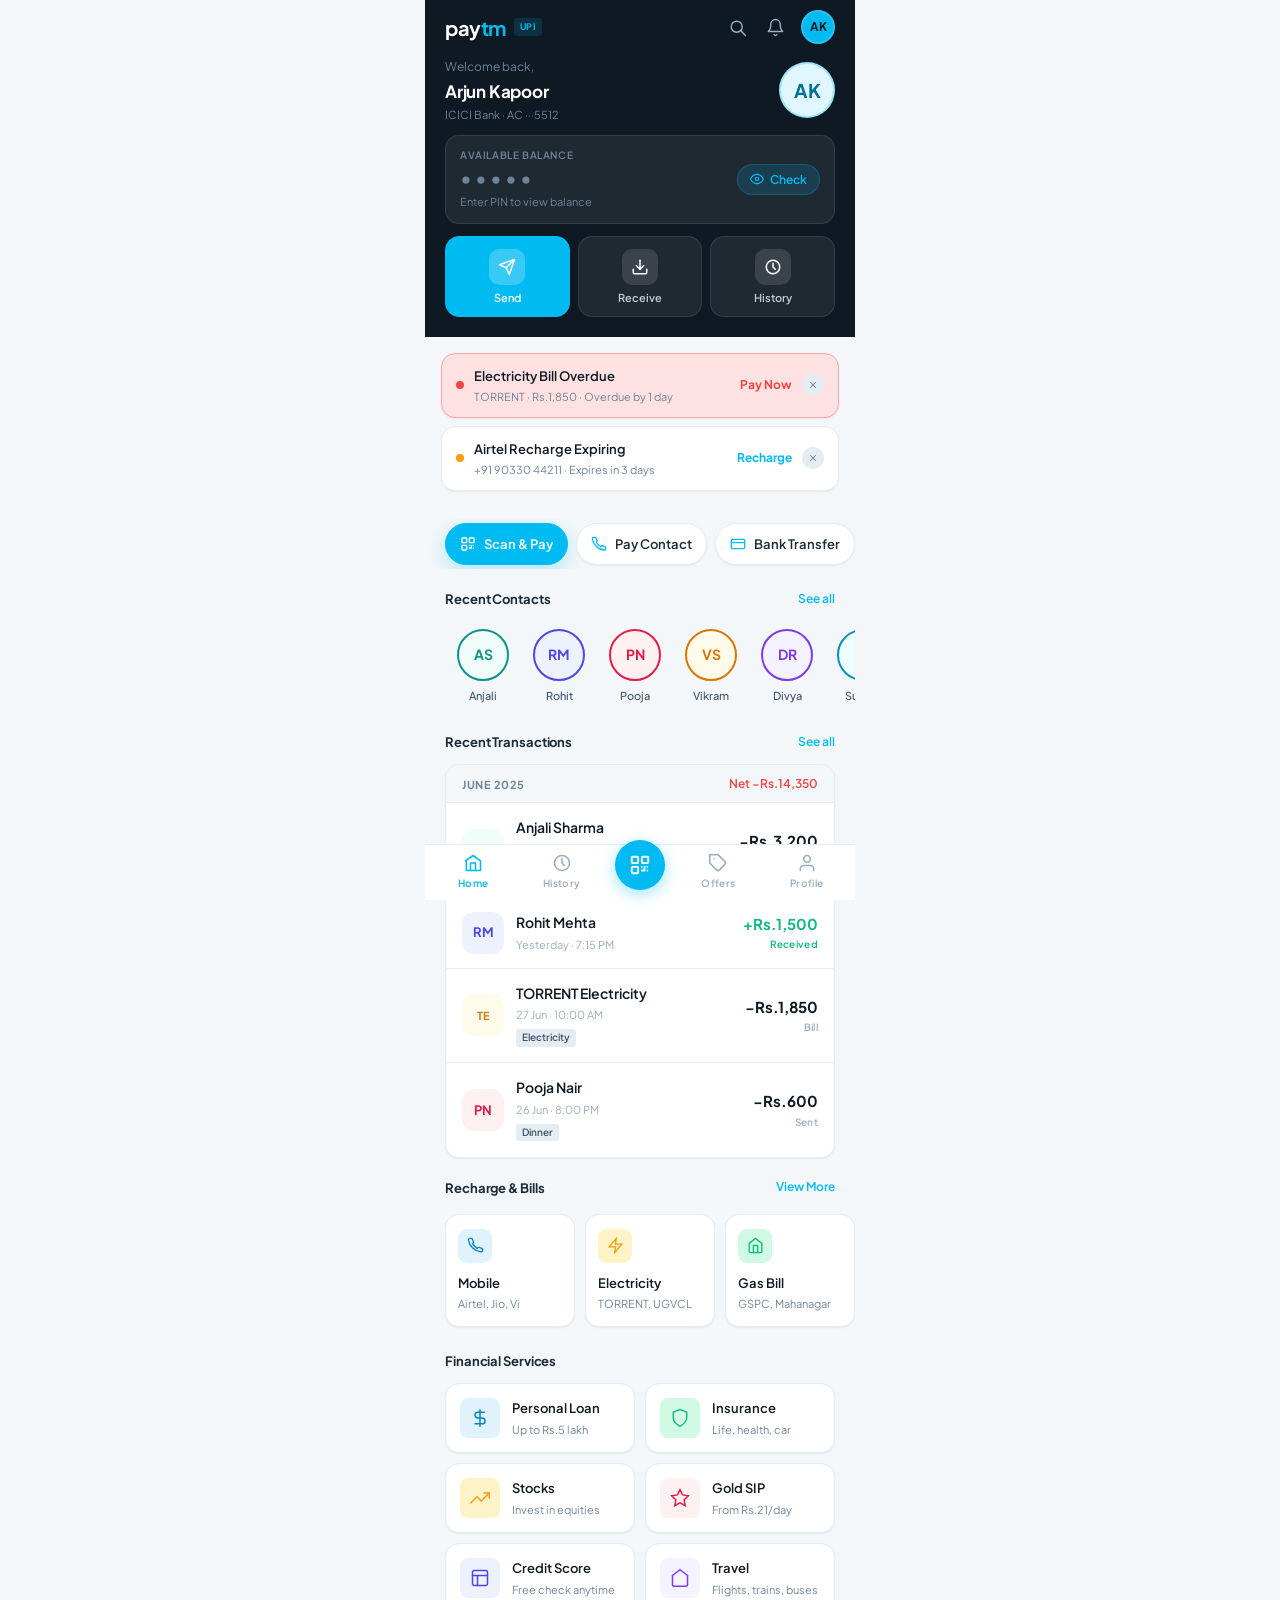
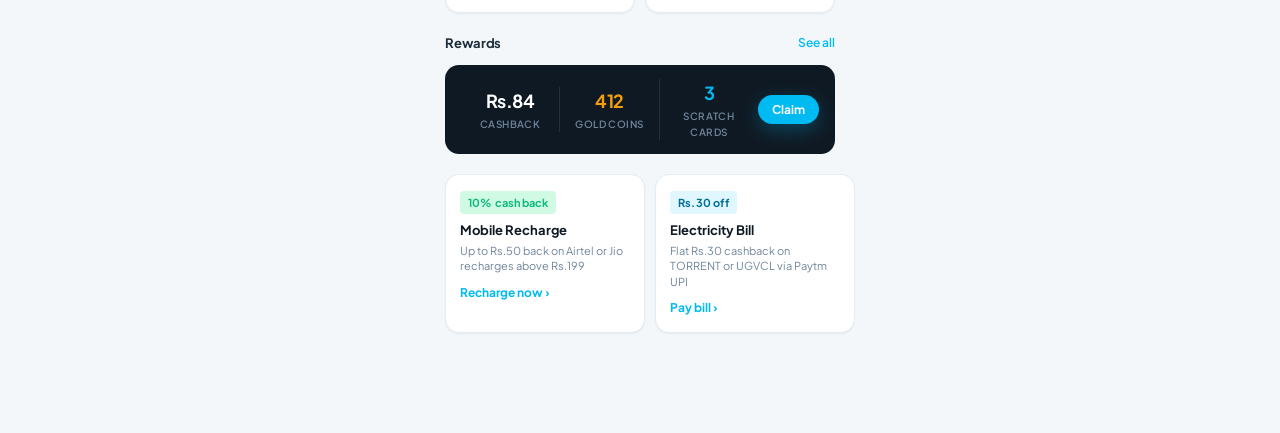
<file: index.html>
<!DOCTYPE html>
<html lang="en">
<head>
  <meta charset="UTF-8">
  <meta name="viewport" content="width=device-width, initial-scale=1.0">
  <title>Paytm B — Home</title>
  <link rel="stylesheet" href="style.css">
</head>
<body>

<!-- ═══ DARK TOP NAV ═══ -->
<header>
  <div class="top-nav">
    <div class="top-nav-inner">
      <span class="tnav-logo">pay<span>tm</span></span>
      <span class="tnav-upi">UPI</span>
      <div class="tnav-spacer"></div>
      <button class="tnav-icon">
        <svg viewBox="0 0 24 24"><circle cx="11" cy="11" r="7"/><line x1="16.5" y1="16.5" x2="22" y2="22"/></svg>
      </button>
      <button class="tnav-icon" style="margin-left:2px;">
        <svg viewBox="0 0 24 24"><path d="M18 8A6 6 0 006 8c0 7-3 9-3 9h18s-3-2-3-9"/><path d="M13.73 21a2 2 0 01-3.46 0"/></svg>
      </button>
      <div class="tnav-avatar" style="margin-left:8px;" onclick="window.location='profile.html'">AK</div>
    </div>
  </div>

  <!-- ═══ ACCOUNT STRIP (inside dark header) ═══ -->
  <div class="account-strip">
    <div class="acct-row">
      <div class="acct-info">
        <div class="acct-greeting">Welcome back,</div>
        <div class="acct-name">Arjun Kapoor</div>
        <div class="acct-bank">ICICI Bank &middot; AC &middot;&middot;&middot;5512</div>
      </div>
      <div onclick="window.location='profile.html'" style="cursor:pointer;">
        <div class="av av-56 t8" style="border:2px solid rgba(0,186,242,.3);">AK</div>
      </div>
    </div>

    <!-- Balance row -->
    <div class="acct-balance-row" id="balRow">
      <div class="acct-bal-left">
        <div class="acct-bal-label">Available Balance</div>
        <div class="acct-bal-hidden" id="balDisplay">&bull;&bull;&bull;&bull;&bull;</div>
        <div style="font-size:11px;color:var(--n-400);margin-top:5px;" id="balHint">Enter PIN to view balance</div>
      </div>
      <button class="eye-pill" id="eyePill" onclick="openPin()">
        <svg viewBox="0 0 24 24"><path d="M1 12s4-8 11-8 11 8 11 8-4 8-11 8-11-8-11-8z"/><circle cx="12" cy="12" r="3"/></svg>
        Check
      </button>
    </div>

    <!-- 3 primary actions -->
    <div class="hero-3">
      <button class="hero-3-btn primary" onclick="openSendSheet()">
        <div class="hero-3-ico">
          <svg viewBox="0 0 24 24"><line x1="22" y1="2" x2="11" y2="13"/><polygon points="22 2 15 22 11 13 2 9 22 2"/></svg>
        </div>
        <span class="hero-3-label">Send</span>
      </button>
      <button class="hero-3-btn" onclick="openReceiveSheet()">
        <div class="hero-3-ico">
          <svg viewBox="0 0 24 24"><path d="M21 15v4a2 2 0 01-2 2H5a2 2 0 01-2-2v-4"/><polyline points="7 10 12 15 17 10"/><line x1="12" y1="15" x2="12" y2="3"/></svg>
        </div>
        <span class="hero-3-label">Receive</span>
      </button>
      <button class="hero-3-btn" onclick="window.location='history.html'">
        <div class="hero-3-ico">
          <svg viewBox="0 0 24 24"><circle cx="12" cy="12" r="9"/><polyline points="12 7 12 12 15 15"/></svg>
        </div>
        <span class="hero-3-label">History</span>
      </button>
    </div>
  </div>
</header>

<div class="page" style="padding-bottom:calc(var(--nav-h) + 16px);">

<!-- ═══ REMINDERS ═══ -->
<div id="remBox" style="padding:16px 16px 0;">
  <div class="reminder-card urgent" id="rem1">
    <div class="rem-dot red"></div>
    <div class="rem-body">
      <div class="rem-title">Electricity Bill Overdue</div>
      <div class="rem-sub">TORRENT &middot; Rs.1,850 &middot; Overdue by 1 day</div>
    </div>
    <span class="rem-action danger" onclick="window.location='pay.html'">Pay Now</span>
    <div class="rem-dismiss" onclick="dismiss('rem1')"><svg viewBox="0 0 24 24"><line x1="18" y1="6" x2="6" y2="18"/><line x1="6" y1="6" x2="18" y2="18"/></svg></div>
  </div>
  <div class="reminder-card" id="rem2" style="margin-top:8px;">
    <div class="rem-dot amber"></div>
    <div class="rem-body">
      <div class="rem-title">Airtel Recharge Expiring</div>
      <div class="rem-sub">+91 90330 44211 &middot; Expires in 3 days</div>
    </div>
    <span class="rem-action" onclick="window.location='pay.html'">Recharge</span>
    <div class="rem-dismiss" onclick="dismiss('rem2')"><svg viewBox="0 0 24 24"><line x1="18" y1="6" x2="6" y2="18"/><line x1="6" y1="6" x2="18" y2="18"/></svg></div>
  </div>
</div>

<!-- ═══ ACTION CHIPS (horizontal pill row — vs A's square grid) ═══ -->
<div class="sec" style="padding-top:20px;">
  <div class="action-chips">
    <a href="scan.html" class="chip chip-scan">
      <svg viewBox="0 0 24 24"><rect x="3" y="3" width="7" height="7" rx="1"/><rect x="14" y="3" width="7" height="7" rx="1"/><rect x="3" y="14" width="7" height="7" rx="1"/><path d="M14 14h.01M14 18h3M17 14v4M20 14h.01M20 18h.01"/></svg>
      Scan &amp; Pay
    </a>
    <a href="pay.html" class="chip">
      <svg viewBox="0 0 24 24"><path d="M22 16.92V19a2 2 0 01-2.18 2A19.79 19.79 0 012 4.18 2 2 0 014 2h2.09A2 2 0 018 3.71c.327.96.694 1.9 1.1 2.81a2 2 0 01-.45 2.11L7.91 9.37A16 16 0 0014.63 16l.75-.75a2 2 0 012.11-.45c.91.406 1.85.773 2.81 1.1A2 2 0 0122 16.92z"/></svg>
      Pay Contact
    </a>
    <a href="pay.html" class="chip">
      <svg viewBox="0 0 24 24"><rect x="2" y="5" width="20" height="14" rx="2"/><line x1="2" y1="10" x2="22" y2="10"/></svg>
      Bank Transfer
    </a>
    <a href="#" class="chip">
      <svg viewBox="0 0 24 24"><path d="M22 16.92V19a2 2 0 01-2.18 2A19.79 19.79 0 012 4.18 2 2 0 014 2h2.09A2 2 0 018 3.71c.327.96.694 1.9 1.1 2.81a2 2 0 01-.45 2.11L7.91 9.37A16 16 0 0014.63 16l.75-.75a2 2 0 012.11-.45c.91.406 1.85.773 2.81 1.1A2 2 0 0122 16.92z"/></svg>
      Recharge
    </a>
    <a href="#" class="chip">
      <svg viewBox="0 0 24 24"><path d="M13 2L3 14h9l-1 8 10-12h-9l1-8z"/></svg>
      Pay Bills
    </a>
    <a href="history.html" class="chip">
      <svg viewBox="0 0 24 24"><circle cx="12" cy="12" r="9"/><polyline points="12 7 12 12 15 15"/></svg>
      History
    </a>
  </div>
</div>

<!-- ═══ RECENT CONTACTS ═══ -->
<div class="sec" style="padding-top:20px;">
  <div class="sec-head">
    <span class="sec-title">Recent Contacts</span>
    <a href="pay.html" class="sec-link">See all</a>
  </div>
  <div class="contact-row">
    <div class="contact-bubble" onclick="qPay('Anjali Sharma','anjali.s@okicici')">
      <div class="cb-ring r-teal">AS</div>
      <div class="cb-name">Anjali</div>
    </div>
    <div class="contact-bubble" onclick="qPay('Rohit Mehta','rohit.m@ybl')">
      <div class="cb-ring r-indigo">RM</div>
      <div class="cb-name">Rohit</div>
    </div>
    <div class="contact-bubble" onclick="qPay('Pooja Nair','pooja.n@okhdfc')">
      <div class="cb-ring r-rose">PN</div>
      <div class="cb-name">Pooja</div>
    </div>
    <div class="contact-bubble" onclick="qPay('Vikram Singh','vikram.s@ptyes')">
      <div class="cb-ring r-amber">VS</div>
      <div class="cb-name">Vikram</div>
    </div>
    <div class="contact-bubble" onclick="qPay('Divya Reddy','divya.r@okaxis')">
      <div class="cb-ring r-violet">DR</div>
      <div class="cb-name">Divya</div>
    </div>
    <div class="contact-bubble" onclick="qPay('Suresh Iyer','suresh.i@okhdfcbank')">
      <div class="cb-ring r-cyan">SI</div>
      <div class="cb-name">Suresh</div>
    </div>
    <div class="contact-bubble" onclick="window.location='pay.html'">
      <div class="cb-ring" style="border-color:var(--n-200);background:var(--n-050);color:var(--n-400);font-size:20px;font-weight:300;">+</div>
      <div class="cb-name">New</div>
    </div>
  </div>
</div>

<!-- ═══ RECENT TRANSACTIONS (timeline style) ═══ -->
<div class="sec" style="padding-top:20px;">
  <div class="sec-head">
    <span class="sec-title">Recent Transactions</span>
    <a href="history.html" class="sec-link">See all</a>
  </div>
  <div class="txn-group">
    <div class="txn-month-bar">
      <span class="txn-month-label">June 2025</span>
      <span class="txn-month-net" style="color:var(--danger);">Net &minus;Rs.14,350</span>
    </div>

    <div class="txn-row" onclick="openTxnSheet({name:'Anjali Sharma',upi:'anjali.s@okicici',amt:'3,200',dir:'out',date:'Today, 3:40 PM',cat:'Shared rent',ref:'TXN556712340089',init:'AS',cls:'t1'})">
      <div class="txn-icon t1">AS</div>
      <div class="txn-detail">
        <div class="txn-name">Anjali Sharma</div>
        <div class="txn-meta">Today &middot; 3:40 PM</div>
        <span class="txn-note">Shared rent</span>
      </div>
      <div class="txn-right">
        <div class="txn-amount out">&minus;Rs.3,200</div>
        <div class="txn-dir out">Sent</div>
      </div>
    </div>

    <div class="txn-row" onclick="openTxnSheet({name:'Rohit Mehta',upi:'rohit.m@ybl',amt:'1,500',dir:'in',date:'Yesterday, 7:15 PM',cat:'Received',ref:'TXN334512670091',init:'RM',cls:'t2'})">
      <div class="txn-icon t2">RM</div>
      <div class="txn-detail">
        <div class="txn-name">Rohit Mehta</div>
        <div class="txn-meta">Yesterday &middot; 7:15 PM</div>
      </div>
      <div class="txn-right">
        <div class="txn-amount in">+Rs.1,500</div>
        <div class="txn-dir in">Received</div>
      </div>
    </div>

    <div class="txn-row" onclick="openTxnSheet({name:'TORRENT Electricity',upi:'torrent@billpay',amt:'1,850',dir:'out',date:'27 Jun, 10:00 AM',cat:'Electricity bill',ref:'TXN990012345670',init:'TE',cls:'t4'})">
      <div class="txn-icon t4" style="font-size:11px;">TE</div>
      <div class="txn-detail">
        <div class="txn-name">TORRENT Electricity</div>
        <div class="txn-meta">27 Jun &middot; 10:00 AM</div>
        <span class="txn-note">Electricity</span>
      </div>
      <div class="txn-right">
        <div class="txn-amount out">&minus;Rs.1,850</div>
        <div class="txn-dir out">Bill</div>
      </div>
    </div>

    <div class="txn-row" onclick="openTxnSheet({name:'Pooja Nair',upi:'pooja.n@okhdfc',amt:'600',dir:'out',date:'26 Jun, 8:00 PM',cat:'Dinner',ref:'TXN778812345001',init:'PN',cls:'t3'})">
      <div class="txn-icon t3">PN</div>
      <div class="txn-detail">
        <div class="txn-name">Pooja Nair</div>
        <div class="txn-meta">26 Jun &middot; 8:00 PM</div>
        <span class="txn-note">Dinner</span>
      </div>
      <div class="txn-right">
        <div class="txn-amount out">&minus;Rs.600</div>
        <div class="txn-dir out">Sent</div>
      </div>
    </div>

  </div>
</div>

<!-- ═══ RECHARGE & BILLS ═══ -->
<div class="sec" style="padding-top:20px;">
  <div class="sec-head">
    <span class="sec-title">Recharge &amp; Bills</span>
    <span class="sec-link" style="cursor:pointer;">View More</span>
  </div>
  <div class="rech-scroll">
    <div class="rech-card" onclick="window.location='pay.html'">
      <div class="rech-ico" style="background:#E0F2FE;color:#0284C7;"><svg viewBox="0 0 24 24"><path d="M22 16.92V19a2 2 0 01-2.18 2A19.79 19.79 0 012 4.18 2 2 0 014 2h2.09A2 2 0 018 3.71c.327.96.694 1.9 1.1 2.81a2 2 0 01-.45 2.11L7.91 9.37A16 16 0 0014.63 16l.75-.75a2 2 0 012.11-.45c.91.406 1.85.773 2.81 1.1A2 2 0 0122 16.92z"/></svg></div>
      <div class="rech-title">Mobile</div><div class="rech-sub">Airtel, Jio, Vi</div>
    </div>
    <div class="rech-card" onclick="window.location='pay.html'">
      <div class="rech-ico" style="background:var(--warning-lt);color:var(--warning);"><svg viewBox="0 0 24 24"><path d="M13 2L3 14h9l-1 8 10-12h-9l1-8z"/></svg></div>
      <div class="rech-title">Electricity</div><div class="rech-sub">TORRENT, UGVCL</div>
    </div>
    <div class="rech-card" onclick="window.location='pay.html'">
      <div class="rech-ico" style="background:var(--success-lt);color:var(--success);"><svg viewBox="0 0 24 24"><path d="M3 9l9-7 9 7v11a2 2 0 01-2 2H5a2 2 0 01-2-2z"/><polyline points="9 22 9 12 15 12 15 22"/></svg></div>
      <div class="rech-title">Gas Bill</div><div class="rech-sub">GSPC, Mahanagar</div>
    </div>
    <div class="rech-card" onclick="window.location='pay.html'">
      <div class="rech-ico" style="background:var(--danger-lt);color:var(--danger);"><svg viewBox="0 0 24 24"><rect x="2" y="5" width="20" height="14" rx="2"/><line x1="2" y1="10" x2="22" y2="10"/></svg></div>
      <div class="rech-title">Loan EMI</div><div class="rech-sub">Auto or manual</div>
    </div>
    <div class="rech-card" onclick="window.location='pay.html'">
      <div class="rech-ico" style="background:#EDE9FE;color:#7C3AED;"><svg viewBox="0 0 24 24"><path d="M20.59 13.41l-7.17 7.17a2 2 0 01-2.83 0L2 12V2h10l8.59 8.59a2 2 0 010 2.82z"/><line x1="7" y1="7" x2="7.01" y2="7"/></svg></div>
      <div class="rech-title">FASTag</div><div class="rech-sub">Recharge wallet</div>
    </div>
  </div>
</div>

<!-- ═══ FINANCIAL SERVICES (2-col card layout vs A's 4-col icon) ═══ -->
<div class="sec" style="padding-top:20px;">
  <div class="sec-head"><span class="sec-title">Financial Services</span></div>
  <div class="service-grid">
    <a href="#" class="service-card">
      <div class="svc-ico" style="background:#E0F2FE;color:#0284C7;"><svg viewBox="0 0 24 24"><path d="M12 2v20M17 5H9.5a3.5 3.5 0 000 7h5a3.5 3.5 0 010 7H6"/></svg></div>
      <div class="svc-text"><div class="svc-title">Personal Loan</div><div class="svc-sub">Up to Rs.5 lakh</div></div>
    </a>
    <a href="#" class="service-card">
      <div class="svc-ico" style="background:var(--success-lt);color:var(--success);"><svg viewBox="0 0 24 24"><path d="M12 22s8-4 8-10V5l-8-3-8 3v7c0 6 8 10 8 10z"/></svg></div>
      <div class="svc-text"><div class="svc-title">Insurance</div><div class="svc-sub">Life, health, car</div></div>
    </a>
    <a href="#" class="service-card">
      <div class="svc-ico" style="background:var(--warning-lt);color:var(--warning);"><svg viewBox="0 0 24 24"><polyline points="23 6 13.5 15.5 8.5 10.5 1 18"/><polyline points="17 6 23 6 23 12"/></svg></div>
      <div class="svc-text"><div class="svc-title">Stocks</div><div class="svc-sub">Invest in equities</div></div>
    </a>
    <a href="#" class="service-card">
      <div class="svc-ico" style="background:#FFF1F2;color:#E11D48;"><svg viewBox="0 0 24 24"><path d="M12 2l3.09 6.26L22 9.27l-5 4.87 1.18 6.88L12 17.77l-6.18 3.25L7 14.14 2 9.27l6.91-1.01L12 2z"/></svg></div>
      <div class="svc-text"><div class="svc-title">Gold SIP</div><div class="svc-sub">From Rs.21/day</div></div>
    </a>
    <a href="#" class="service-card">
      <div class="svc-ico" style="background:#EEF2FF;color:#4F46E5;"><svg viewBox="0 0 24 24"><rect x="3" y="3" width="18" height="18" rx="2"/><path d="M3 9h18M9 21V9"/></svg></div>
      <div class="svc-text"><div class="svc-title">Credit Score</div><div class="svc-sub">Free check anytime</div></div>
    </a>
    <a href="#" class="service-card">
      <div class="svc-ico" style="background:#F5F3FF;color:#7C3AED;"><svg viewBox="0 0 24 24"><path d="M3 9l9-7 9 7v11a2 2 0 01-2 2H5a2 2 0 01-2-2z"/></svg></div>
      <div class="svc-text"><div class="svc-title">Travel</div><div class="svc-sub">Flights, trains, buses</div></div>
    </a>
  </div>
</div>

<!-- ═══ REWARDS BAR (data-forward, not promotional) ═══ -->
<div class="sec" style="padding-top:20px;">
  <div class="sec-head">
    <span class="sec-title">Rewards</span>
    <a href="offers.html" class="sec-link">See all</a>
  </div>
  <div class="reward-bar">
    <div class="reward-stat">
      <div class="reward-val">Rs.84</div>
      <div class="reward-lbl">Cashback</div>
    </div>
    <div class="reward-stat">
      <div class="reward-val" style="color:var(--warning);">412</div>
      <div class="reward-lbl">Gold Coins</div>
    </div>
    <div class="reward-stat">
      <div class="reward-val" style="color:var(--brand);">3</div>
      <div class="reward-lbl">Scratch Cards</div>
    </div>
    <button class="reward-bar-cta" onclick="window.location='offers.html'">Claim</button>
  </div>
</div>

<!-- ═══ TOP OFFERS strip ═══ -->
<div class="sec" style="padding-top:16px;">
  <div class="offer-strip">
    <div class="offer-tile">
      <span class="offer-tag tag-green">10% cashback</span>
      <div class="offer-tile-title">Mobile Recharge</div>
      <div class="offer-tile-desc">Up to Rs.50 back on Airtel or Jio recharges above Rs.199</div>
      <span class="offer-tile-cta">Recharge now &rsaquo;</span>
    </div>
    <div class="offer-tile">
      <span class="offer-tag tag-blue">Rs.30 off</span>
      <div class="offer-tile-title">Electricity Bill</div>
      <div class="offer-tile-desc">Flat Rs.30 cashback on TORRENT or UGVCL via Paytm UPI</div>
      <span class="offer-tile-cta">Pay bill &rsaquo;</span>
    </div>
    <div class="offer-tile">
      <span class="offer-tag tag-amber">20% off</span>
      <div class="offer-tile-title">PVR Movie Tickets</div>
      <div class="offer-tile-desc">Get 20% off on PVR gift vouchers purchased via Paytm</div>
      <span class="offer-tile-cta">Get voucher &rsaquo;</span>
    </div>
  </div>
</div>

<div class="spacer"></div>
</div>

<!-- ═══ SEND SHEET ═══ -->
<div class="overlay" id="sendOv" onclick="closeSend()"></div>
<div class="sheet" id="sendSheet">
  <div class="sheet-handle"><span></span></div>
  <div class="sheet-title">Send Money</div>
  <div style="padding:0 20px;">
    <div class="field-wrap">
      <div class="field-inner">
        <svg viewBox="0 0 24 24"><circle cx="11" cy="11" r="7"/><line x1="16.5" y1="16.5" x2="22" y2="22"/></svg>
        <input class="field-input" type="text" placeholder="Name, UPI ID or mobile" id="sendQ" oninput="filterSend(this.value)" style="padding-right:50px;">
        <div class="field-action" onclick="closeSend();window.location='scan.html'" title="Scan QR">
          <svg viewBox="0 0 24 24"><rect x="3" y="3" width="7" height="7" rx="1"/><rect x="14" y="3" width="7" height="7" rx="1"/><rect x="3" y="14" width="7" height="7" rx="1"/><path d="M14 14h.01M14 18h3M17 14v4M20 14h.01"/></svg>
        </div>
      </div>
    </div>
    <div style="font-size:11px;font-weight:700;color:var(--n-400);letter-spacing:.5px;text-transform:uppercase;margin:16px 0 10px;">Recent</div>
    <div class="contact-row" style="padding:0;margin:0 0 12px;">
      <div class="contact-bubble" onclick="pickPayee('Anjali Sharma','anjali.s@okicici')"><div class="cb-ring r-teal">AS</div><div class="cb-name">Anjali</div></div>
      <div class="contact-bubble" onclick="pickPayee('Rohit Mehta','rohit.m@ybl')"><div class="cb-ring r-indigo">RM</div><div class="cb-name">Rohit</div></div>
      <div class="contact-bubble" onclick="pickPayee('Pooja Nair','pooja.n@okhdfc')"><div class="cb-ring r-rose">PN</div><div class="cb-name">Pooja</div></div>
      <div class="contact-bubble" onclick="pickPayee('Vikram Singh','vikram.s@ptyes')"><div class="cb-ring r-amber">VS</div><div class="cb-name">Vikram</div></div>
    </div>
    <div id="sendList" class="card-surface">
      <div class="clist-item" data-n="Anjali Sharma" onclick="pickPayee('Anjali Sharma','anjali.s@okicici')"><div class="av av-40 t1">AS</div><div><div class="clist-name">Anjali Sharma</div><div class="clist-sub">anjali.s@okicici</div></div></div>
      <div class="clist-item" data-n="Rohit Mehta" onclick="pickPayee('Rohit Mehta','rohit.m@ybl')"><div class="av av-40 t2">RM</div><div><div class="clist-name">Rohit Mehta</div><div class="clist-sub">rohit.m@ybl</div></div></div>
      <div class="clist-item" data-n="Pooja Nair" onclick="pickPayee('Pooja Nair','pooja.n@okhdfc')"><div class="av av-40 t3">PN</div><div><div class="clist-name">Pooja Nair</div><div class="clist-sub">pooja.n@okhdfc</div></div></div>
      <div class="clist-item" data-n="Vikram Singh" onclick="pickPayee('Vikram Singh','vikram.s@ptyes')"><div class="av av-40 t4">VS</div><div><div class="clist-name">Vikram Singh</div><div class="clist-sub">vikram.s@ptyes</div></div></div>
      <div class="clist-item" data-n="Divya Reddy" onclick="pickPayee('Divya Reddy','divya.r@okaxis')"><div class="av av-40 t5">DR</div><div><div class="clist-name">Divya Reddy</div><div class="clist-sub">divya.r@okaxis</div></div></div>
      <div class="clist-item" data-n="Suresh Iyer" onclick="pickPayee('Suresh Iyer','suresh.i@okhdfcbank')"><div class="av av-40 t6">SI</div><div><div class="clist-name">Suresh Iyer</div><div class="clist-sub">suresh.i@okhdfcbank</div></div></div>
    </div>
  </div>
</div>

<!-- ═══ RECEIVE SHEET ═══ -->
<div class="overlay" id="recvOv" onclick="closeRecv()"></div>
<div class="sheet" id="recvSheet">
  <div class="sheet-handle"><span></span></div>
  <div class="sheet-title">Receive Money</div>
  <div style="padding:0 20px;">
    <div style="display:flex;align-items:center;gap:12px;padding-bottom:16px;border-bottom:1px solid var(--n-100);">
      <div class="av av-44 t8">AK</div>
      <div>
        <div style="font-size:15px;font-weight:700;color:var(--n-900);">Arjun Kapoor</div>
        <div style="font-size:12px;color:var(--n-400);margin-top:2px;">ICICI Bank &middot; AC &middot;&middot;&middot;5512</div>
      </div>
      <span class="badge badge-success" style="margin-left:auto;">Verified</span>
    </div>
    <!-- QR -->
    <div style="text-align:center;padding:20px 0 16px;border-bottom:1px solid var(--n-100);">
      <div style="width:170px;height:170px;border:3px solid var(--brand);border-radius:14px;padding:12px;display:flex;align-items:center;justify-content:center;margin:0 auto;">
        <svg width="136" height="136" viewBox="0 0 140 140" fill="none">
          <rect x="0" y="0" width="42" height="42" rx="4" fill="#0F1923"/><rect x="8" y="8" width="26" height="26" fill="white"/><rect x="13" y="13" width="16" height="16" fill="#0F1923"/>
          <rect x="98" y="0" width="42" height="42" rx="4" fill="#0F1923"/><rect x="106" y="8" width="26" height="26" fill="white"/><rect x="111" y="13" width="16" height="16" fill="#0F1923"/>
          <rect x="0" y="98" width="42" height="42" rx="4" fill="#0F1923"/><rect x="8" y="106" width="26" height="26" fill="white"/><rect x="13" y="111" width="16" height="16" fill="#0F1923"/>
          <rect x="48" y="4" width="6" height="6" rx="1" fill="#0F1923"/><rect x="58" y="8" width="6" height="6" rx="1" fill="#0F1923"/><rect x="70" y="4" width="6" height="6" rx="1" fill="#0F1923"/><rect x="80" y="10" width="6" height="6" rx="1" fill="#0F1923"/>
          <rect x="4" y="48" width="6" height="6" rx="1" fill="#0F1923"/><rect x="14" y="58" width="6" height="6" rx="1" fill="#0F1923"/><rect x="4" y="68" width="6" height="6" rx="1" fill="#0F1923"/>
          <rect x="52" y="52" width="12" height="12" rx="2" fill="#00BAF2"/>
          <rect x="68" y="48" width="6" height="6" rx="1" fill="#0F1923"/><rect x="80" y="56" width="6" height="6" rx="1" fill="#0F1923"/><rect x="92" y="48" width="6" height="6" rx="1" fill="#0F1923"/><rect x="108" y="52" width="6" height="6" rx="1" fill="#0F1923"/>
          <rect x="48" y="68" width="6" height="6" rx="1" fill="#0F1923"/><rect x="62" y="76" width="6" height="6" rx="1" fill="#0F1923"/><rect x="74" y="68" width="6" height="6" rx="1" fill="#0F1923"/><rect x="88" y="78" width="6" height="6" rx="1" fill="#0F1923"/>
          <rect x="48" y="100" width="6" height="6" rx="1" fill="#0F1923"/><rect x="62" y="110" width="6" height="6" rx="1" fill="#0F1923"/><rect x="76" y="100" width="6" height="6" rx="1" fill="#0F1923"/><rect x="90" y="114" width="6" height="6" rx="1" fill="#0F1923"/><rect x="104" y="102" width="6" height="6" rx="1" fill="#0F1923"/>
        </svg>
      </div>
      <div style="font-size:12px;color:var(--n-400);margin-top:10px;">Scan to pay Arjun</div>
    </div>
    <!-- UPI ID -->
    <div style="display:flex;align-items:center;justify-content:space-between;background:var(--n-050);border-radius:var(--r-sm);padding:12px 14px;margin-top:14px;">
      <div>
        <div style="font-size:10px;font-weight:700;color:var(--n-400);letter-spacing:.5px;text-transform:uppercase;margin-bottom:3px;">UPI ID</div>
        <div style="font-size:14px;font-weight:700;color:var(--n-900);">arjun.kapoor@okicici</div>
      </div>
      <button id="upiCopyBtn" onclick="copyText('arjun.kapoor@okicici',this)" style="font-size:13px;font-weight:700;color:var(--brand);background:none;border:none;cursor:pointer;">Copy</button>
    </div>
    <div style="display:grid;grid-template-columns:1fr 1fr;gap:10px;margin-top:14px;">
      <button class="btn btn-muted btn-full" style="gap:6px;font-size:13px;"><svg viewBox="0 0 24 24" width="16" height="16" stroke="currentColor" fill="none" stroke-width="2" stroke-linecap="round"><circle cx="18" cy="5" r="3"/><circle cx="6" cy="12" r="3"/><circle cx="18" cy="19" r="3"/><line x1="8.59" y1="13.51" x2="15.42" y2="17.49"/><line x1="15.41" y1="6.51" x2="8.59" y2="10.49"/></svg>Share</button>
      <button class="btn btn-outline btn-full" style="gap:6px;font-size:13px;"><svg viewBox="0 0 24 24" width="16" height="16" stroke="currentColor" fill="none" stroke-width="2" stroke-linecap="round"><path d="M21 15v4a2 2 0 01-2 2H5a2 2 0 01-2-2v-4"/><polyline points="7 10 12 15 17 10"/><line x1="12" y1="15" x2="12" y2="3"/></svg>Download</button>
    </div>
  </div>
</div>

<!-- ═══ TXN DETAIL SHEET ═══ -->
<div class="overlay" id="txnOv" onclick="closeTxn()"></div>
<div class="sheet" id="txnSheet">
  <div class="sheet-handle"><span></span></div>
  <div style="padding:8px 20px 0;">
    <div style="display:flex;align-items:center;gap:12px;padding-bottom:14px;border-bottom:1px solid var(--n-100);">
      <div class="av av-44 t1" id="td-av">AS</div>
      <div>
        <div style="font-size:11px;font-weight:700;color:var(--n-400);letter-spacing:.4px;text-transform:uppercase;margin-bottom:2px;" id="td-dir">To</div>
        <div style="font-size:16px;font-weight:700;color:var(--n-900);" id="td-name">Anjali Sharma</div>
        <div style="font-size:12px;color:var(--n-400);margin-top:2px;" id="td-upi">anjali.s@okicici</div>
      </div>
      <div style="margin-left:auto;text-align:right;">
        <div style="font-size:22px;font-weight:700;letter-spacing:-.5px;" id="td-amt">&minus;Rs.3,200</div>
        <span class="badge badge-success" style="margin-top:4px;">Successful</span>
      </div>
    </div>
    <div style="padding:12px 0;">
      <div class="detail-row"><span class="detail-label">Date &amp; Time</span><span class="detail-value" id="td-date">Today, 3:40 PM</span></div>
      <div class="detail-row"><span class="detail-label">Category</span><span class="detail-value" id="td-cat">Shared rent</span></div>
      <div class="detail-row">
        <span class="detail-label">UPI Ref No.</span>
        <div style="display:flex;align-items:center;gap:8px;">
          <span style="font-size:12px;color:var(--n-500);font-family:monospace;" id="td-ref">TXN556712340089</span>
          <button id="td-copy" style="font-size:12px;font-weight:700;color:var(--brand);background:none;border:none;cursor:pointer;" onclick="copyText(document.getElementById('td-ref').textContent,this)">Copy</button>
        </div>
      </div>
      <div class="detail-row"><span class="detail-label">Paid from</span><span class="detail-value">ICICI Bank &middot; UPI</span></div>
    </div>
    <div style="display:grid;grid-template-columns:1fr 1fr;gap:10px;margin-top:4px;">
      <button class="btn btn-muted btn-full" onclick="closeTxn();window.location='pay.html'">Pay Again</button>
      <button class="btn btn-outline btn-full" onclick="closeTxn();window.location='history.html'">Full History</button>
    </div>
  </div>
</div>

<!-- ═══ PIN OVERLAY ═══ -->
<div class="pin-overlay" id="pinOv">
  <div class="pin-sheet">
    <div class="sheet-handle"><span></span></div>
    <div style="text-align:center;padding:4px 0;">
      <div style="font-size:17px;font-weight:700;color:var(--n-900);">Enter UPI PIN</div>
      <div style="font-size:13px;color:var(--n-400);margin-top:4px;">To check your account balance</div>
      <div class="pin-dots" id="pinDots">
        <div class="pin-dot"></div><div class="pin-dot"></div><div class="pin-dot"></div>
        <div class="pin-dot"></div><div class="pin-dot"></div><div class="pin-dot"></div>
      </div>
      <div class="pin-keys">
        <button class="pin-key" onclick="pk('1')">1</button><button class="pin-key" onclick="pk('2')">2</button><button class="pin-key" onclick="pk('3')">3</button>
        <button class="pin-key" onclick="pk('4')">4</button><button class="pin-key" onclick="pk('5')">5</button><button class="pin-key" onclick="pk('6')">6</button>
        <button class="pin-key" onclick="pk('7')">7</button><button class="pin-key" onclick="pk('8')">8</button><button class="pin-key" onclick="pk('9')">9</button>
        <button class="pin-key sm" onclick="closePin()">Cancel</button>
        <button class="pin-key" onclick="pk('0')">0</button>
        <button class="pin-key sm" onclick="pdel()">&larr;</button>
      </div>
    </div>
  </div>
</div>

<script src="script.js"></script>
<script>
renderBottomBar('home');

/* Reminders */
function dismiss(id) {
  const el = document.getElementById(id);
  el.style.transition = 'opacity .2s, max-height .3s, margin .3s, padding .3s';
  el.style.opacity = '0'; el.style.maxHeight = '0'; el.style.marginTop = '0'; el.style.overflow = 'hidden';
  setTimeout(() => el.remove(), 320);
}

/* PIN */
let _pin = '';
function openPin() { _pin=''; updDots(); document.getElementById('pinOv').classList.add('show'); }
function closePin() { document.getElementById('pinOv').classList.remove('show'); _pin=''; updDots(); }
function pk(d) {
  if (_pin.length >= 6) return;
  _pin += d; updDots();
  if (_pin.length === 6) setTimeout(() => { closePin(); showBal(); }, 250);
}
function pdel() { _pin = _pin.slice(0,-1); updDots(); }
function updDots() { document.querySelectorAll('.pin-dot').forEach((d,i) => d.classList.toggle('on', i < _pin.length)); }
function showBal() {
  document.getElementById('balDisplay').textContent = 'Rs.38,450.00';
  document.getElementById('balDisplay').className = 'acct-bal-value';
  document.getElementById('balHint').textContent = 'ICICI Bank \u00B7 AC \u00B7\u00B7\u00B75512';
  const pill = document.getElementById('eyePill');
  pill.innerHTML = `<svg viewBox="0 0 24 24" width="14" height="14" fill="none" stroke="var(--brand)" stroke-width="2" stroke-linecap="round"><path d="M17.94 17.94A10.07 10.07 0 0112 20c-7 0-11-8-11-8a18.45 18.45 0 015.06-5.94M9.9 4.24A9.12 9.12 0 0112 4c7 0 11 8 11 8a18.5 18.5 0 01-2.16 3.19m-6.72-1.07a3 3 0 11-4.24-4.24"/><line x1="1" y1="1" x2="23" y2="23"/></svg>Hide`;
  pill.onclick = hideBal;
}
function hideBal() {
  document.getElementById('balDisplay').textContent = '\u2022\u2022\u2022\u2022\u2022';
  document.getElementById('balDisplay').className = 'acct-bal-hidden';
  document.getElementById('balHint').textContent = 'Enter PIN to view balance';
  const pill = document.getElementById('eyePill');
  pill.innerHTML = `<svg viewBox="0 0 24 24" width="14" height="14" fill="none" stroke="var(--brand)" stroke-width="2" stroke-linecap="round"><path d="M1 12s4-8 11-8 11 8 11 8-4 8-11 8-11-8-11-8z"/><circle cx="12" cy="12" r="3"/></svg>Check`;
  pill.onclick = openPin;
}

/* Send sheet */
function openSendSheet() { document.getElementById('sendOv').style.display='block'; document.getElementById('sendSheet').style.display='block'; setTimeout(()=>document.getElementById('sendQ').focus(),100); }
function closeSend() { document.getElementById('sendOv').style.display='none'; document.getElementById('sendSheet').style.display='none'; }
function filterSend(v) { const q=v.toLowerCase(); document.querySelectorAll('#sendList .clist-item').forEach(el => el.style.display = el.dataset.n.toLowerCase().includes(q)?'':'none'); }
function pickPayee(name, upi) { closeSend(); sessionStorage.setItem('payee',name); sessionStorage.setItem('upi',upi); window.location='pay.html'; }
function qPay(name, upi) { pickPayee(name, upi); }

/* Receive sheet */
function openReceiveSheet() { document.getElementById('recvOv').style.display='block'; document.getElementById('recvSheet').style.display='block'; }
function closeRecv() { document.getElementById('recvOv').style.display='none'; document.getElementById('recvSheet').style.display='none'; }

/* Txn detail */
function openTxnSheet(t) {
  const out = t.dir==='out';
  document.getElementById('td-av').textContent = t.init;
  document.getElementById('td-av').className = 'av av-44 ' + t.cls;
  document.getElementById('td-dir').textContent = out ? 'To' : 'From';
  document.getElementById('td-name').textContent = t.name;
  document.getElementById('td-upi').textContent = t.upi;
  document.getElementById('td-amt').textContent = (out ? '\u2212' : '+') + 'Rs.' + t.amt;
  document.getElementById('td-amt').style.color = out ? 'var(--n-900)' : 'var(--success)';
  document.getElementById('td-date').textContent = t.date;
  document.getElementById('td-cat').textContent = t.cat;
  document.getElementById('td-ref').textContent = t.ref;
  document.getElementById('txnOv').style.display='block';
  document.getElementById('txnSheet').style.display='block';
}
function closeTxn() { document.getElementById('txnOv').style.display='none'; document.getElementById('txnSheet').style.display='none'; }
</script>
</body>
</html>
</file>
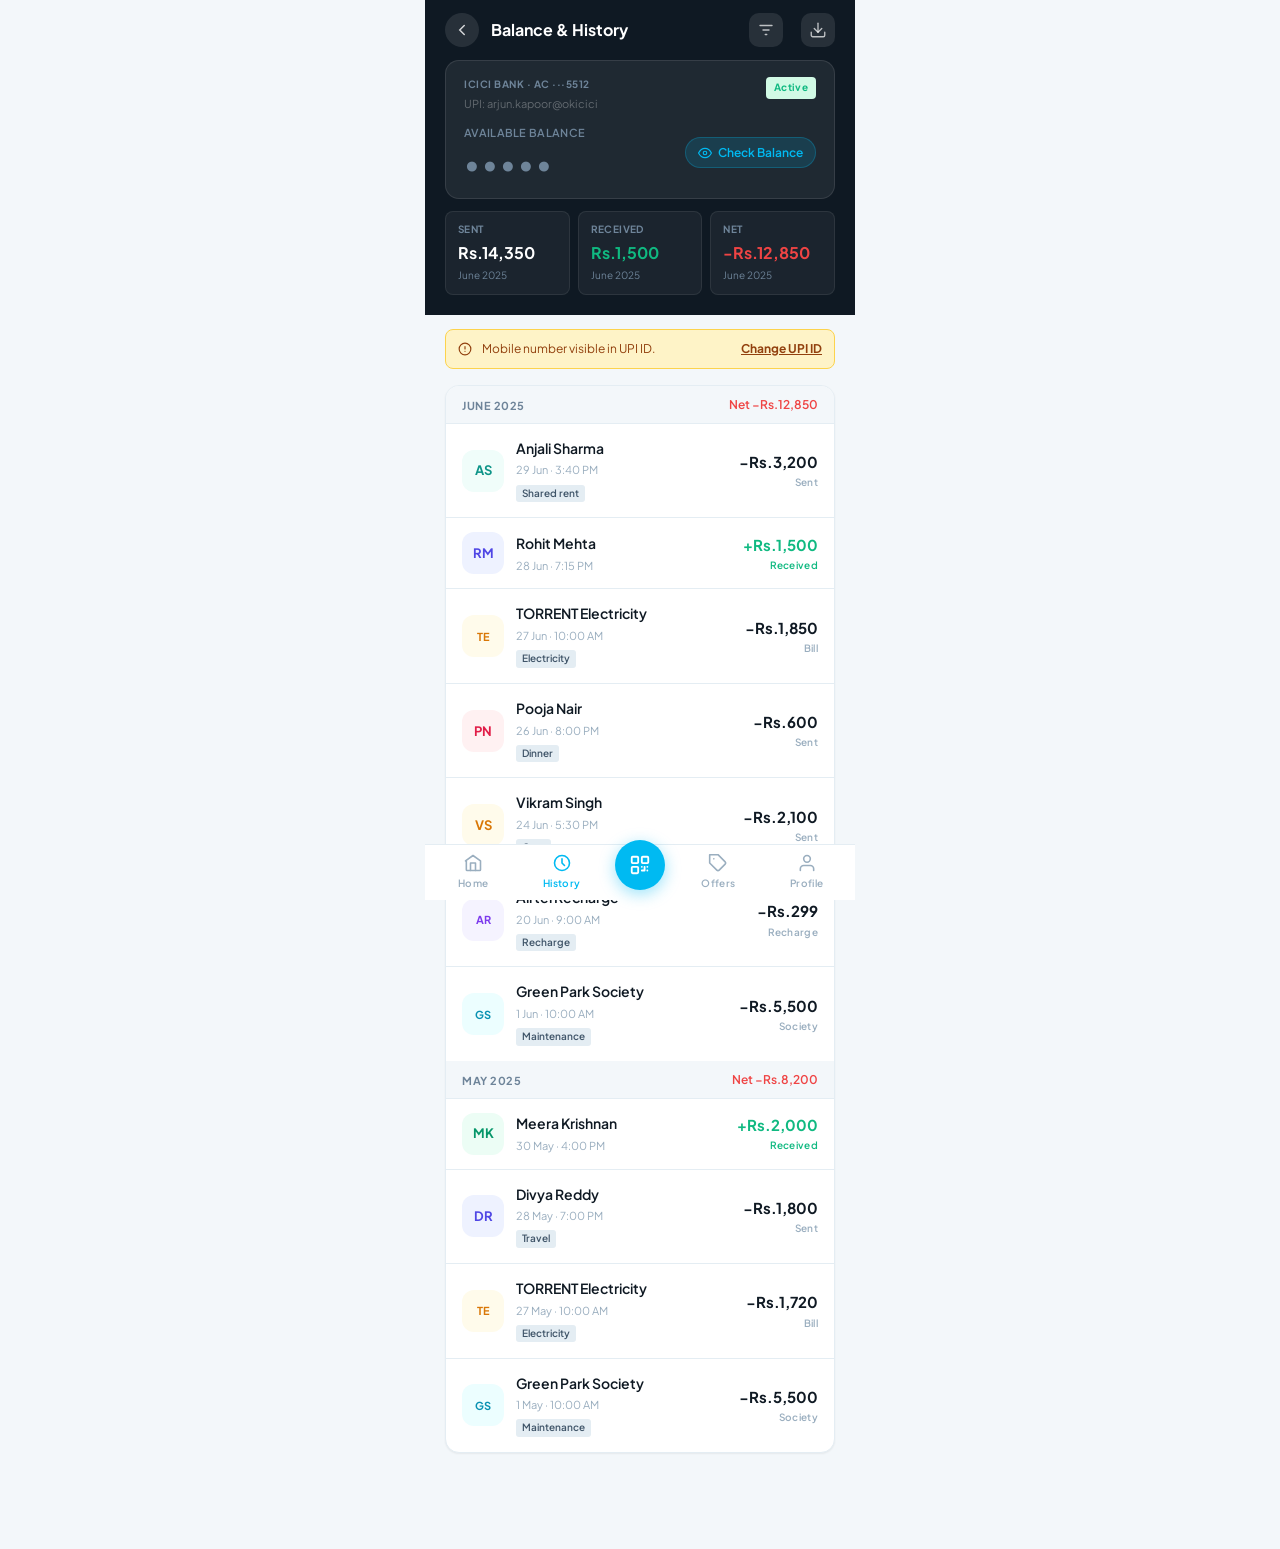
<file: history.html>
<!DOCTYPE html>
<html lang="en">
<head>
  <meta charset="UTF-8">
  <meta name="viewport" content="width=device-width, initial-scale=1.0">
  <title>Paytm B — History</title>
  <link rel="stylesheet" href="style.css">
  <style>
    .page-hdr { background:var(--nav-surface);padding:13px 20px;display:flex;align-items:center;gap:12px;position:sticky;top:0;z-index:100; }
    .page-hdr-back { width:34px;height:34px;border-radius:50%;background:rgba(255,255,255,.1);display:flex;align-items:center;justify-content:center;flex-shrink:0; }
    .page-hdr-back svg { width:18px;height:18px;stroke:rgba(255,255,255,.8);fill:none;stroke-width:2;stroke-linecap:round; }
    .page-hdr-title { font-size:16px;font-weight:700;color:#fff;flex:1; }
    .hdr-icon { width:34px;height:34px;border-radius:10px;display:flex;align-items:center;justify-content:center;background:rgba(255,255,255,.1);color:rgba(255,255,255,.7); }
    .hdr-icon svg { width:18px;height:18px;stroke:currentColor;fill:none;stroke-width:1.8;stroke-linecap:round; }
  </style>
</head>
<body>
<div class="page">

  <div class="page-hdr">
    <a href="index.html" class="page-hdr-back"><svg viewBox="0 0 24 24"><polyline points="15 18 9 12 15 6"/></svg></a>
    <span class="page-hdr-title">Balance &amp; History</span>
    <button class="hdr-icon" onclick="toggleFilters()" style="border:none;cursor:pointer;"><svg viewBox="0 0 24 24"><line x1="4" y1="6" x2="20" y2="6"/><line x1="8" y1="12" x2="16" y2="12"/><line x1="11" y1="18" x2="13" y2="18"/></svg></button>
    <button class="hdr-icon" style="border:none;cursor:pointer;margin-left:6px;"><svg viewBox="0 0 24 24"><path d="M21 15v4a2 2 0 01-2 2H5a2 2 0 01-2-2v-4"/><polyline points="7 10 12 15 17 10"/><line x1="12" y1="15" x2="12" y2="3"/></svg></button>
  </div>

  <!-- Account block — dark, balance hidden -->
  <div style="background:var(--nav-surface);padding:0 20px 20px;">
    <div style="background:rgba(255,255,255,.07);border:1px solid rgba(255,255,255,.1);border-radius:var(--r-md);padding:16px 18px;">
      <div style="display:flex;align-items:flex-start;justify-content:space-between;margin-bottom:12px;">
        <div>
          <div style="font-size:10px;font-weight:700;color:var(--n-400);letter-spacing:.5px;text-transform:uppercase;">ICICI Bank &middot; AC &middot;&middot;&middot;5512</div>
          <div style="font-size:11px;color:rgba(255,255,255,.3);margin-top:2px;">UPI: arjun.kapoor@okicici</div>
        </div>
        <span class="badge badge-success">Active</span>
      </div>
      <div style="display:flex;align-items:center;justify-content:space-between;">
        <div>
          <div style="font-size:11px;font-weight:600;color:var(--n-400);letter-spacing:.3px;margin-bottom:4px;">AVAILABLE BALANCE</div>
          <div id="histBal" style="font-size:24px;font-weight:700;color:var(--n-400);letter-spacing:2px;">&bull;&bull;&bull;&bull;&bull;</div>
        </div>
        <button class="eye-pill" id="histEyeBtn" onclick="openPin()">
          <svg viewBox="0 0 24 24"><path d="M1 12s4-8 11-8 11 8 11 8-4 8-11 8-11-8-11-8z"/><circle cx="12" cy="12" r="3"/></svg>
          Check Balance
        </button>
      </div>
    </div>

    <!-- Month stats row -->
    <div style="display:grid;grid-template-columns:1fr 1fr 1fr;gap:8px;margin-top:12px;">
      <div style="background:rgba(255,255,255,.05);border:1px solid rgba(255,255,255,.08);border-radius:var(--r-sm);padding:10px 12px;">
        <div style="font-size:10px;font-weight:700;color:var(--n-400);letter-spacing:.4px;text-transform:uppercase;margin-bottom:4px;">Sent</div>
        <div style="font-size:16px;font-weight:700;color:#fff;">Rs.14,350</div>
        <div style="font-size:10px;color:var(--n-400);margin-top:2px;">June 2025</div>
      </div>
      <div style="background:rgba(255,255,255,.05);border:1px solid rgba(255,255,255,.08);border-radius:var(--r-sm);padding:10px 12px;">
        <div style="font-size:10px;font-weight:700;color:var(--n-400);letter-spacing:.4px;text-transform:uppercase;margin-bottom:4px;">Received</div>
        <div style="font-size:16px;font-weight:700;color:var(--success);">Rs.1,500</div>
        <div style="font-size:10px;color:var(--n-400);margin-top:2px;">June 2025</div>
      </div>
      <div style="background:rgba(255,255,255,.05);border:1px solid rgba(255,255,255,.08);border-radius:var(--r-sm);padding:10px 12px;">
        <div style="font-size:10px;font-weight:700;color:var(--n-400);letter-spacing:.4px;text-transform:uppercase;margin-bottom:4px;">Net</div>
        <div style="font-size:16px;font-weight:700;color:var(--danger);">-Rs.12,850</div>
        <div style="font-size:10px;color:var(--n-400);margin-top:2px;">June 2025</div>
      </div>
    </div>
  </div>

  <!-- Filter chips -->
  <div id="filterBar" style="display:none;padding:12px 16px 0;">
    <div class="action-chips" style="padding:0;margin:0;">
      <button class="chip" style="border-color:var(--brand);color:var(--brand);" id="f-all" onclick="filterT('all',this)">All</button>
      <button class="chip" id="f-sent" onclick="filterT('out',this)">Sent</button>
      <button class="chip" id="f-recv" onclick="filterT('in',this)">Received</button>
      <button class="chip" id="f-bills" onclick="filterT('bill',this)">Bills</button>
    </div>
  </div>

  <!-- Privacy notice (inline, no modal) -->
  <div style="margin:14px 20px 0;">
    <div style="display:flex;align-items:center;gap:10px;padding:10px 12px;background:var(--warning-lt);border-radius:var(--r-sm);border:1px solid #FCD34D;">
      <svg width="14" height="14" viewBox="0 0 24 24" fill="none" stroke="#92400E" stroke-width="2" stroke-linecap="round"><circle cx="12" cy="12" r="10"/><line x1="12" y1="8" x2="12" y2="12"/><line x1="12" y1="16" x2="12.01" y2="16"/></svg>
      <span style="font-size:12px;color:#92400E;flex:1;">Mobile number visible in UPI ID.</span>
      <span style="font-size:12px;font-weight:700;color:#92400E;cursor:pointer;text-decoration:underline;" onclick="this.closest('div').parentElement.remove()">Change UPI ID</span>
    </div>
  </div>

  <!-- Transaction list -->
  <div style="padding:16px 20px 0;">
    <div class="txn-group" id="txnList">

      <div class="txn-month-bar">
        <span class="txn-month-label">June 2025</span>
        <span class="txn-month-net" style="color:var(--danger);">Net &minus;Rs.12,850</span>
      </div>

      <div class="txn-row" data-dir="out"><div class="txn-icon t1">AS</div><div class="txn-detail"><div class="txn-name">Anjali Sharma</div><div class="txn-meta">29 Jun &middot; 3:40 PM</div><span class="txn-note">Shared rent</span></div><div class="txn-right"><div class="txn-amount out">&minus;Rs.3,200</div><div class="txn-dir out">Sent</div></div></div>

      <div class="txn-row" data-dir="in"><div class="txn-icon t2">RM</div><div class="txn-detail"><div class="txn-name">Rohit Mehta</div><div class="txn-meta">28 Jun &middot; 7:15 PM</div></div><div class="txn-right"><div class="txn-amount in">+Rs.1,500</div><div class="txn-dir in">Received</div></div></div>

      <div class="txn-row" data-dir="out" data-cat="bill"><div class="txn-icon t4" style="font-size:11px;">TE</div><div class="txn-detail"><div class="txn-name">TORRENT Electricity</div><div class="txn-meta">27 Jun &middot; 10:00 AM</div><span class="txn-note">Electricity</span></div><div class="txn-right"><div class="txn-amount out">&minus;Rs.1,850</div><div class="txn-dir out">Bill</div></div></div>

      <div class="txn-row" data-dir="out"><div class="txn-icon t3">PN</div><div class="txn-detail"><div class="txn-name">Pooja Nair</div><div class="txn-meta">26 Jun &middot; 8:00 PM</div><span class="txn-note">Dinner</span></div><div class="txn-right"><div class="txn-amount out">&minus;Rs.600</div><div class="txn-dir out">Sent</div></div></div>

      <div class="txn-row" data-dir="out"><div class="txn-icon t4">VS</div><div class="txn-detail"><div class="txn-name">Vikram Singh</div><div class="txn-meta">24 Jun &middot; 5:30 PM</div><span class="txn-note">Gym</span></div><div class="txn-right"><div class="txn-amount out">&minus;Rs.2,100</div><div class="txn-dir out">Sent</div></div></div>

      <div class="txn-row" data-dir="out" data-cat="bill"><div class="txn-icon t5" style="font-size:11px;">AR</div><div class="txn-detail"><div class="txn-name">Airtel Recharge</div><div class="txn-meta">20 Jun &middot; 9:00 AM</div><span class="txn-note">Recharge</span></div><div class="txn-right"><div class="txn-amount out">&minus;Rs.299</div><div class="txn-dir out">Recharge</div></div></div>

      <div class="txn-row" data-dir="out"><div class="txn-icon t6" style="font-size:11px;">GS</div><div class="txn-detail"><div class="txn-name">Green Park Society</div><div class="txn-meta">1 Jun &middot; 10:00 AM</div><span class="txn-note">Maintenance</span></div><div class="txn-right"><div class="txn-amount out">&minus;Rs.5,500</div><div class="txn-dir out">Society</div></div></div>

      <div class="txn-month-bar">
        <span class="txn-month-label">May 2025</span>
        <span class="txn-month-net" style="color:var(--danger);">Net &minus;Rs.8,200</span>
      </div>

      <div class="txn-row" data-dir="in"><div class="txn-icon t7">MK</div><div class="txn-detail"><div class="txn-name">Meera Krishnan</div><div class="txn-meta">30 May &middot; 4:00 PM</div></div><div class="txn-right"><div class="txn-amount in">+Rs.2,000</div><div class="txn-dir in">Received</div></div></div>

      <div class="txn-row" data-dir="out"><div class="txn-icon t2">DR</div><div class="txn-detail"><div class="txn-name">Divya Reddy</div><div class="txn-meta">28 May &middot; 7:00 PM</div><span class="txn-note">Travel</span></div><div class="txn-right"><div class="txn-amount out">&minus;Rs.1,800</div><div class="txn-dir out">Sent</div></div></div>

      <div class="txn-row" data-dir="out" data-cat="bill"><div class="txn-icon t4" style="font-size:11px;">TE</div><div class="txn-detail"><div class="txn-name">TORRENT Electricity</div><div class="txn-meta">27 May &middot; 10:00 AM</div><span class="txn-note">Electricity</span></div><div class="txn-right"><div class="txn-amount out">&minus;Rs.1,720</div><div class="txn-dir out">Bill</div></div></div>

      <div class="txn-row" data-dir="out"><div class="txn-icon t6" style="font-size:11px;">GS</div><div class="txn-detail"><div class="txn-name">Green Park Society</div><div class="txn-meta">1 May &middot; 10:00 AM</div><span class="txn-note">Maintenance</span></div><div class="txn-right"><div class="txn-amount out">&minus;Rs.5,500</div><div class="txn-dir out">Society</div></div></div>

    </div>
  </div>

  <div class="spacer"></div>
</div>

<!-- PIN -->
<div class="pin-overlay" id="pinOv">
  <div class="pin-sheet">
    <div class="sheet-handle"><span></span></div>
    <div style="text-align:center;padding:4px 0;">
      <div style="font-size:17px;font-weight:700;color:var(--n-900);">Enter UPI PIN</div>
      <div style="font-size:13px;color:var(--n-400);margin-top:4px;">To check your account balance</div>
      <div class="pin-dots" id="pinDots"><div class="pin-dot"></div><div class="pin-dot"></div><div class="pin-dot"></div><div class="pin-dot"></div><div class="pin-dot"></div><div class="pin-dot"></div></div>
      <div class="pin-keys">
        <button class="pin-key" onclick="pk('1')">1</button><button class="pin-key" onclick="pk('2')">2</button><button class="pin-key" onclick="pk('3')">3</button>
        <button class="pin-key" onclick="pk('4')">4</button><button class="pin-key" onclick="pk('5')">5</button><button class="pin-key" onclick="pk('6')">6</button>
        <button class="pin-key" onclick="pk('7')">7</button><button class="pin-key" onclick="pk('8')">8</button><button class="pin-key" onclick="pk('9')">9</button>
        <button class="pin-key sm" onclick="closePin()">Cancel</button>
        <button class="pin-key" onclick="pk('0')">0</button>
        <button class="pin-key sm" onclick="pdel()">&larr;</button>
      </div>
    </div>
  </div>
</div>

<script src="script.js"></script>
<script>
renderBottomBar('history');
let _p='';
function openPin(){_p='';ud();document.getElementById('pinOv').classList.add('show');}
function closePin(){document.getElementById('pinOv').classList.remove('show');_p='';ud();}
function pk(d){if(_p.length>=6)return;_p+=d;ud();if(_p.length===6)setTimeout(()=>{closePin();showBal();},250);}
function pdel(){_p=_p.slice(0,-1);ud();}
function ud(){document.querySelectorAll('.pin-dot').forEach((d,i)=>d.classList.toggle('on',i<_p.length));}
function showBal(){
  document.getElementById('histBal').textContent='Rs.38,450.00';
  document.getElementById('histBal').style.color='#fff';
  document.getElementById('histBal').style.letterSpacing='-1px';
  document.getElementById('histBal').style.fontSize='26px';
  const b=document.getElementById('histEyeBtn');
  b.innerHTML=`<svg viewBox="0 0 24 24" width="14" height="14" fill="none" stroke="var(--brand)" stroke-width="2" stroke-linecap="round"><path d="M17.94 17.94A10.07 10.07 0 0112 20c-7 0-11-8-11-8a18.45 18.45 0 015.06-5.94M9.9 4.24A9.12 9.12 0 0112 4c7 0 11 8 11 8a18.5 18.5 0 01-2.16 3.19m-6.72-1.07a3 3 0 11-4.24-4.24"/><line x1="1" y1="1" x2="23" y2="23"/></svg>Hide`;
  b.onclick=hideBal;
}
function hideBal(){
  document.getElementById('histBal').textContent='\u25CF\u25CF\u25CF\u25CF\u25CF';
  document.getElementById('histBal').style.color='var(--n-400)';
  document.getElementById('histBal').style.fontSize='24px';
  document.getElementById('histBal').style.letterSpacing='2px';
  const b=document.getElementById('histEyeBtn');
  b.innerHTML=`<svg viewBox="0 0 24 24" width="14" height="14" fill="none" stroke="var(--brand)" stroke-width="2" stroke-linecap="round"><path d="M1 12s4-8 11-8 11 8 11 8-4 8-11 8-11-8-11-8z"/><circle cx="12" cy="12" r="3"/></svg>Check Balance`;
  b.onclick=openPin;
}
function toggleFilters(){const f=document.getElementById('filterBar');f.style.display=f.style.display==='none'?'block':'none';}
function filterT(type,btn){
  document.querySelectorAll('#filterBar .chip').forEach(b=>{b.style.borderColor='';b.style.color='';});
  btn.style.borderColor='var(--brand)'; btn.style.color='var(--brand)';
  document.querySelectorAll('#txnList .txn-row').forEach(el=>{
    if(type==='all') el.style.display='';
    else if(type==='bill') el.style.display=(el.dataset.cat==='bill')?'':'none';
    else el.style.display=(el.dataset.dir===type)?'':'none';
  });
}
</script>
</body>
</html>
</file>
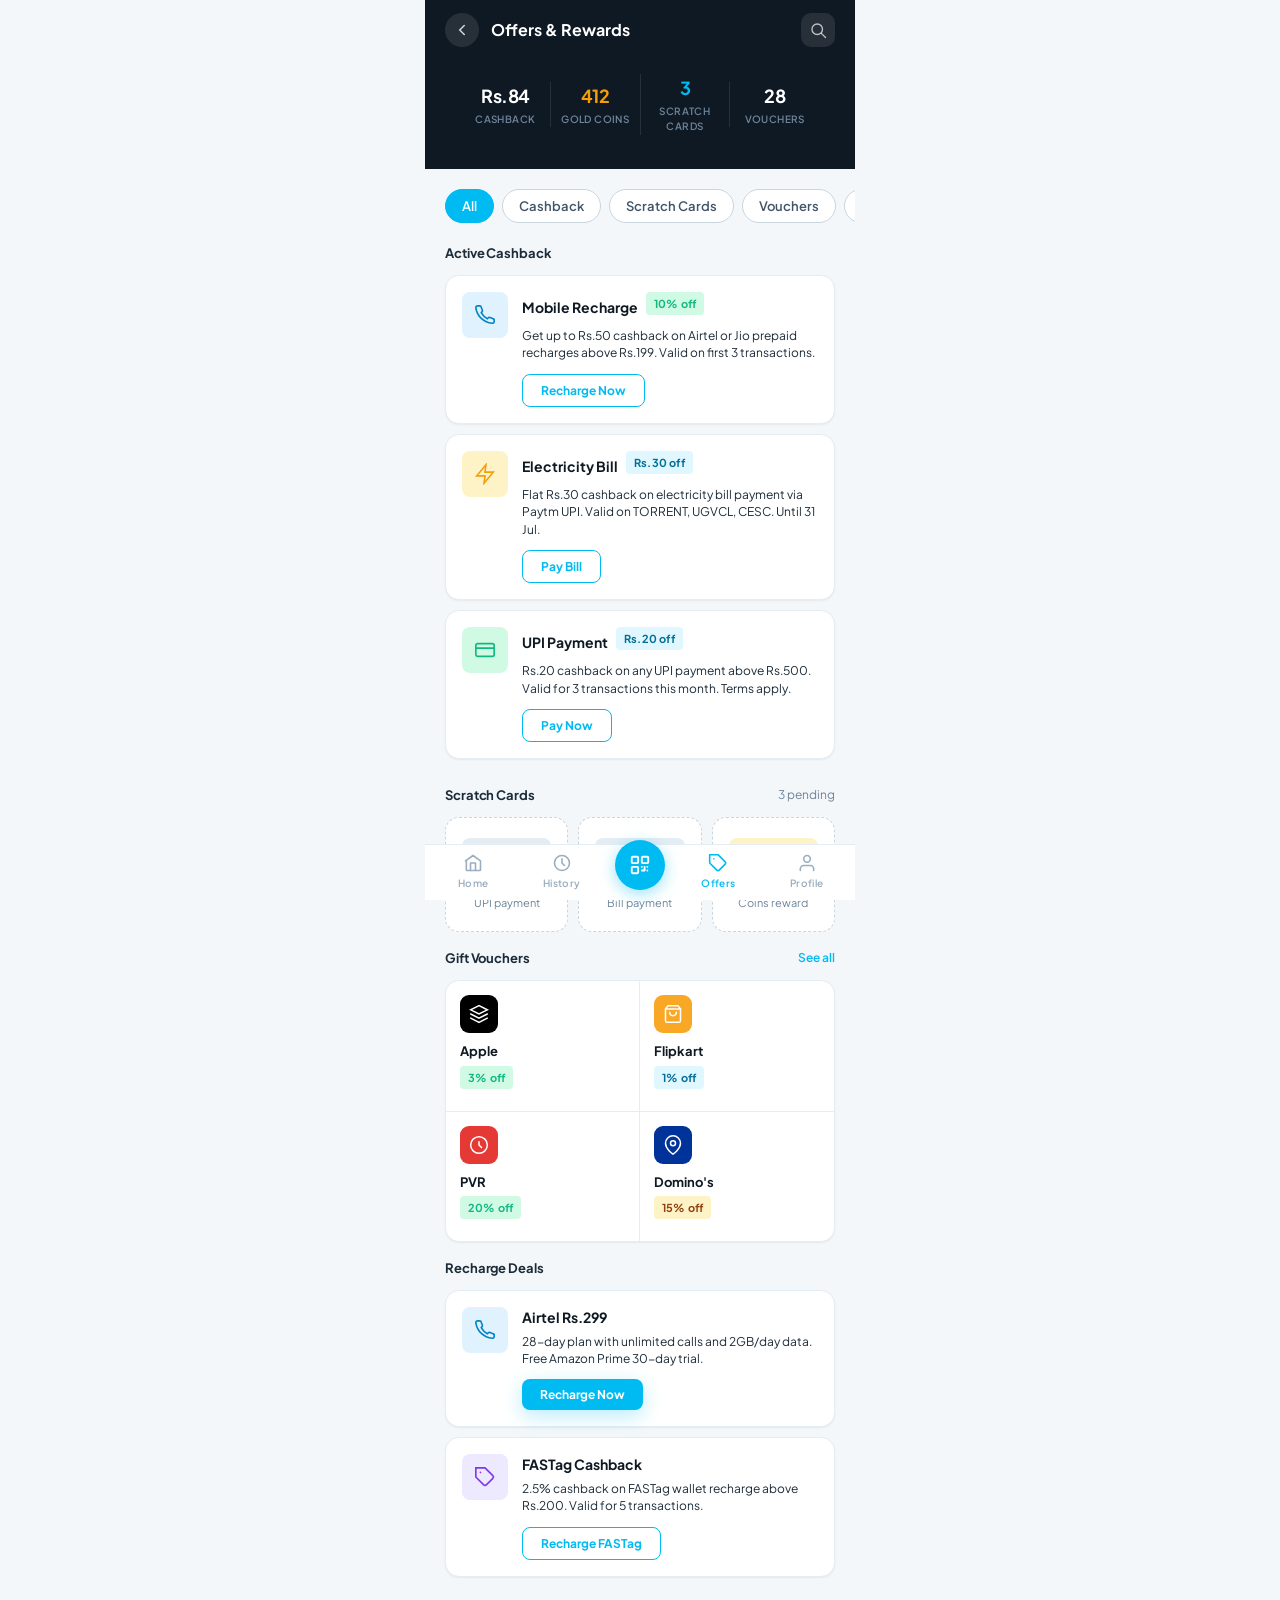
<file: offers.html>
<!DOCTYPE html>
<html lang="en">
<head>
  <meta charset="UTF-8">
  <meta name="viewport" content="width=device-width, initial-scale=1.0">
  <title>Paytm B — Offers</title>
  <link rel="stylesheet" href="style.css">
  <style>
    .page-hdr{background:var(--nav-surface);padding:13px 20px;display:flex;align-items:center;gap:12px;position:sticky;top:0;z-index:100;}
    .page-hdr-back{width:34px;height:34px;border-radius:50%;background:rgba(255,255,255,.1);display:flex;align-items:center;justify-content:center;flex-shrink:0;}
    .page-hdr-back svg{width:18px;height:18px;stroke:rgba(255,255,255,.8);fill:none;stroke-width:2;stroke-linecap:round;}
    .page-hdr-title{font-size:16px;font-weight:700;color:#fff;flex:1;}
  </style>
</head>
<body>
<div class="page">

  <div class="page-hdr">
    <a href="index.html" class="page-hdr-back"><svg viewBox="0 0 24 24"><polyline points="15 18 9 12 15 6"/></svg></a>
    <span class="page-hdr-title">Offers &amp; Rewards</span>
    <button style="width:34px;height:34px;border-radius:10px;background:rgba(255,255,255,.1);border:none;cursor:pointer;display:flex;align-items:center;justify-content:center;">
      <svg width="18" height="18" viewBox="0 0 24 24" fill="none" stroke="rgba(255,255,255,.7)" stroke-width="1.8" stroke-linecap="round"><circle cx="11" cy="11" r="7"/><line x1="16.5" y1="16.5" x2="22" y2="22"/></svg>
    </button>
  </div>

  <!-- Rewards summary (dark strip) -->
  <div style="background:var(--nav-surface);padding:0 20px 20px;">
    <div class="reward-bar">
      <div class="reward-stat"><div class="reward-val">Rs.84</div><div class="reward-lbl">Cashback</div></div>
      <div class="reward-stat"><div class="reward-val" style="color:var(--warning);">412</div><div class="reward-lbl">Gold Coins</div></div>
      <div class="reward-stat"><div class="reward-val" style="color:var(--brand);">3</div><div class="reward-lbl">Scratch Cards</div></div>
      <div class="reward-stat"><div class="reward-val">28</div><div class="reward-lbl">Vouchers</div></div>
    </div>
  </div>

  <!-- Category tabs -->
  <div class="sec" style="padding-top:16px;">
    <div class="offer-cat-tabs">
      <button class="oct on" id="ot-all" onclick="switchOct('all',this)">All</button>
      <button class="oct" id="ot-cb"    onclick="switchOct('cashback',this)">Cashback</button>
      <button class="oct" id="ot-sc"    onclick="switchOct('scratch',this)">Scratch Cards</button>
      <button class="oct" id="ot-voucher" onclick="switchOct('voucher',this)">Vouchers</button>
      <button class="oct" id="ot-rech"  onclick="switchOct('recharge',this)">Recharge</button>
    </div>
  </div>

  <!-- Active cashback -->
  <div class="sec" style="padding-top:16px;" id="sec-cashback" data-cat="cashback">
    <div class="sec-head"><span class="sec-title">Active Cashback</span></div>

    <div class="offer-card-full">
      <div class="ofc-ico" style="background:#E0F2FE;color:#0284C7;"><svg viewBox="0 0 24 24"><path d="M22 16.92V19a2 2 0 01-2.18 2A19.79 19.79 0 012 4.18 2 2 0 014 2h2.09A2 2 0 018 3.71c.327.96.694 1.9 1.1 2.81a2 2 0 01-.45 2.11L7.91 9.37A16 16 0 0014.63 16l.75-.75a2 2 0 012.11-.45c.91.406 1.85.773 2.81 1.1A2 2 0 0122 16.92z"/></svg></div>
      <div class="ofc-body">
        <div style="display:flex;align-items:center;gap:8px;margin-bottom:4px;"><div class="ofc-title">Mobile Recharge</div><span class="offer-tag tag-green">10% off</span></div>
        <div class="ofc-desc">Get up to Rs.50 cashback on Airtel or Jio prepaid recharges above Rs.199. Valid on first 3 transactions.</div>
        <div class="ofc-cta"><button class="btn btn-outline" style="padding:8px 18px;font-size:12px;" onclick="window.location='pay.html'">Recharge Now</button></div>
      </div>
    </div>

    <div class="offer-card-full">
      <div class="ofc-ico" style="background:var(--warning-lt);color:var(--warning);"><svg viewBox="0 0 24 24"><path d="M13 2L3 14h9l-1 8 10-12h-9l1-8z"/></svg></div>
      <div class="ofc-body">
        <div style="display:flex;align-items:center;gap:8px;margin-bottom:4px;"><div class="ofc-title">Electricity Bill</div><span class="offer-tag tag-blue">Rs.30 off</span></div>
        <div class="ofc-desc">Flat Rs.30 cashback on electricity bill payment via Paytm UPI. Valid on TORRENT, UGVCL, CESC. Until 31 Jul.</div>
        <div class="ofc-cta"><button class="btn btn-outline" style="padding:8px 18px;font-size:12px;" onclick="window.location='pay.html'">Pay Bill</button></div>
      </div>
    </div>

    <div class="offer-card-full">
      <div class="ofc-ico" style="background:var(--success-lt);color:var(--success);"><svg viewBox="0 0 24 24"><rect x="2" y="5" width="20" height="14" rx="2"/><line x1="2" y1="10" x2="22" y2="10"/></svg></div>
      <div class="ofc-body">
        <div style="display:flex;align-items:center;gap:8px;margin-bottom:4px;"><div class="ofc-title">UPI Payment</div><span class="offer-tag tag-blue">Rs.20 off</span></div>
        <div class="ofc-desc">Rs.20 cashback on any UPI payment above Rs.500. Valid for 3 transactions this month. Terms apply.</div>
        <div class="ofc-cta"><button class="btn btn-outline" style="padding:8px 18px;font-size:12px;" onclick="window.location='pay.html'">Pay Now</button></div>
      </div>
    </div>
  </div>

  <!-- Scratch cards -->
  <div class="sec" style="padding-top:16px;" id="sec-scratch" data-cat="scratch">
    <div class="sec-head">
      <span class="sec-title">Scratch Cards</span>
      <span style="font-size:12px;color:var(--n-400);">3 pending</span>
    </div>
    <div style="display:grid;grid-template-columns:1fr 1fr 1fr;gap:10px;">
      <div class="scratch-slot" onclick="scratch(this)">
        <div class="scratch-cover">Scratch</div>
        <div class="scratch-label">UPI payment</div>
      </div>
      <div class="scratch-slot" onclick="scratch(this)">
        <div class="scratch-cover">Scratch</div>
        <div class="scratch-label">Bill payment</div>
      </div>
      <div class="scratch-slot" onclick="scratch(this)">
        <div class="scratch-cover" style="background:var(--warning-lt);color:#92400E;">Gold</div>
        <div class="scratch-label">Coins reward</div>
      </div>
    </div>
  </div>

  <!-- Gift vouchers -->
  <div class="sec" style="padding-top:16px;" id="sec-voucher" data-cat="voucher">
    <div class="sec-head">
      <span class="sec-title">Gift Vouchers</span>
      <span class="sec-link" style="cursor:pointer;">See all</span>
    </div>
    <div class="card-surface">
      <div style="display:grid;grid-template-columns:1fr 1fr;">
        <div style="padding:14px;cursor:pointer;border-right:1px solid var(--n-100);border-bottom:1px solid var(--n-100);">
          <div style="width:38px;height:38px;border-radius:9px;background:#000;display:flex;align-items:center;justify-content:center;margin-bottom:8px;"><svg width="20" height="20" viewBox="0 0 24 24" fill="none" stroke="#fff" stroke-width="1.8" stroke-linecap="round"><path d="M12 2L2 7l10 5 10-5-10-5z"/><path d="M2 17l10 5 10-5M2 12l10 5 10-5"/></svg></div>
          <div style="font-size:13px;font-weight:700;color:var(--n-900);">Apple</div>
          <div class="offer-tag tag-green" style="margin-top:4px;">3% off</div>
        </div>
        <div style="padding:14px;cursor:pointer;border-bottom:1px solid var(--n-100);">
          <div style="width:38px;height:38px;border-radius:9px;background:#F9A825;display:flex;align-items:center;justify-content:center;margin-bottom:8px;"><svg width="20" height="20" viewBox="0 0 24 24" fill="none" stroke="#fff" stroke-width="1.8" stroke-linecap="round"><path d="M6 2L3 6v14a2 2 0 002 2h14a2 2 0 002-2V6l-3-4z"/><line x1="3" y1="6" x2="21" y2="6"/><path d="M16 10a4 4 0 01-8 0"/></svg></div>
          <div style="font-size:13px;font-weight:700;color:var(--n-900);">Flipkart</div>
          <div class="offer-tag tag-blue" style="margin-top:4px;">1% off</div>
        </div>
        <div style="padding:14px;cursor:pointer;border-right:1px solid var(--n-100);">
          <div style="width:38px;height:38px;border-radius:9px;background:#E53935;display:flex;align-items:center;justify-content:center;margin-bottom:8px;"><svg width="20" height="20" viewBox="0 0 24 24" fill="none" stroke="#fff" stroke-width="1.8" stroke-linecap="round"><circle cx="12" cy="12" r="10"/><path d="M12 8v4l3 3"/></svg></div>
          <div style="font-size:13px;font-weight:700;color:var(--n-900);">PVR</div>
          <div class="offer-tag tag-green" style="margin-top:4px;">20% off</div>
        </div>
        <div style="padding:14px;cursor:pointer;">
          <div style="width:38px;height:38px;border-radius:9px;background:#003399;display:flex;align-items:center;justify-content:center;margin-bottom:8px;"><svg width="20" height="20" viewBox="0 0 24 24" fill="none" stroke="#fff" stroke-width="1.8" stroke-linecap="round"><path d="M21 10c0 7-9 13-9 13s-9-6-9-13a9 9 0 0118 0z"/><circle cx="12" cy="10" r="3"/></svg></div>
          <div style="font-size:13px;font-weight:700;color:var(--n-900);">Domino's</div>
          <div class="offer-tag tag-amber" style="margin-top:4px;">15% off</div>
        </div>
      </div>
    </div>
  </div>

  <!-- Recharge offers -->
  <div class="sec" style="padding-top:16px;padding-bottom:0;" id="sec-recharge" data-cat="recharge">
    <div class="sec-head"><span class="sec-title">Recharge Deals</span></div>
    <div class="offer-card-full">
      <div class="ofc-ico" style="background:#E0F2FE;color:#0284C7;"><svg viewBox="0 0 24 24"><path d="M22 16.92V19a2 2 0 01-2.18 2A19.79 19.79 0 012 4.18 2 2 0 014 2h2.09A2 2 0 018 3.71c.327.96.694 1.9 1.1 2.81a2 2 0 01-.45 2.11L7.91 9.37A16 16 0 0014.63 16l.75-.75a2 2 0 012.11-.45c.91.406 1.85.773 2.81 1.1A2 2 0 0122 16.92z"/></svg></div>
      <div class="ofc-body">
        <div class="ofc-title">Airtel Rs.299</div>
        <div class="ofc-desc">28-day plan with unlimited calls and 2GB/day data. Free Amazon Prime 30-day trial.</div>
        <div class="ofc-cta"><button class="btn btn-brand" style="padding:8px 18px;font-size:12px;" onclick="window.location='pay.html'">Recharge Now</button></div>
      </div>
    </div>
    <div class="offer-card-full">
      <div class="ofc-ico" style="background:#EDE9FE;color:#7C3AED;"><svg viewBox="0 0 24 24"><path d="M20.59 13.41l-7.17 7.17a2 2 0 01-2.83 0L2 12V2h10l8.59 8.59a2 2 0 010 2.82z"/><line x1="7" y1="7" x2="7.01" y2="7"/></svg></div>
      <div class="ofc-body">
        <div class="ofc-title">FASTag Cashback</div>
        <div class="ofc-desc">2.5% cashback on FASTag wallet recharge above Rs.200. Valid for 5 transactions.</div>
        <div class="ofc-cta"><button class="btn btn-outline" style="padding:8px 18px;font-size:12px;" onclick="window.location='pay.html'">Recharge FASTag</button></div>
      </div>
    </div>
  </div>

  <div class="spacer"></div>
</div>
<script src="script.js"></script>
<script>
renderBottomBar('offers');
const cats = ['cashback','scratch','voucher','recharge'];
function switchOct(cat, btn) {
  document.querySelectorAll('.oct').forEach(b=>{b.classList.remove('on');});
  btn.classList.add('on');
  cats.forEach(c => {
    const el = document.getElementById('sec-'+c);
    if(el) el.style.display = (cat==='all'||c===cat) ? '' : 'none';
  });
}
function scratch(card) {
  const cover = card.querySelector('.scratch-cover');
  const vals = ['Rs.10','Rs.20','Rs.5','50 Gold Coins','Better luck next time','Rs.15'];
  const won = vals[Math.floor(Math.random()*vals.length)];
  const isWin = !won.includes('luck');
  card.querySelector('.scratch-cover').style.display='none';
  const rev = document.createElement('div');
  rev.className='scratch-revealed';
  rev.textContent = won;
  if(!isWin){rev.style.color='var(--n-400)';rev.style.fontSize='14px';}
  card.insertBefore(rev, card.querySelector('.scratch-label'));
  card.style.borderColor = isWin ? 'var(--success)' : 'var(--n-200)';
  card.style.background = isWin ? 'var(--success-lt)' : '';
}
</script>
</body>
</html>
</file>
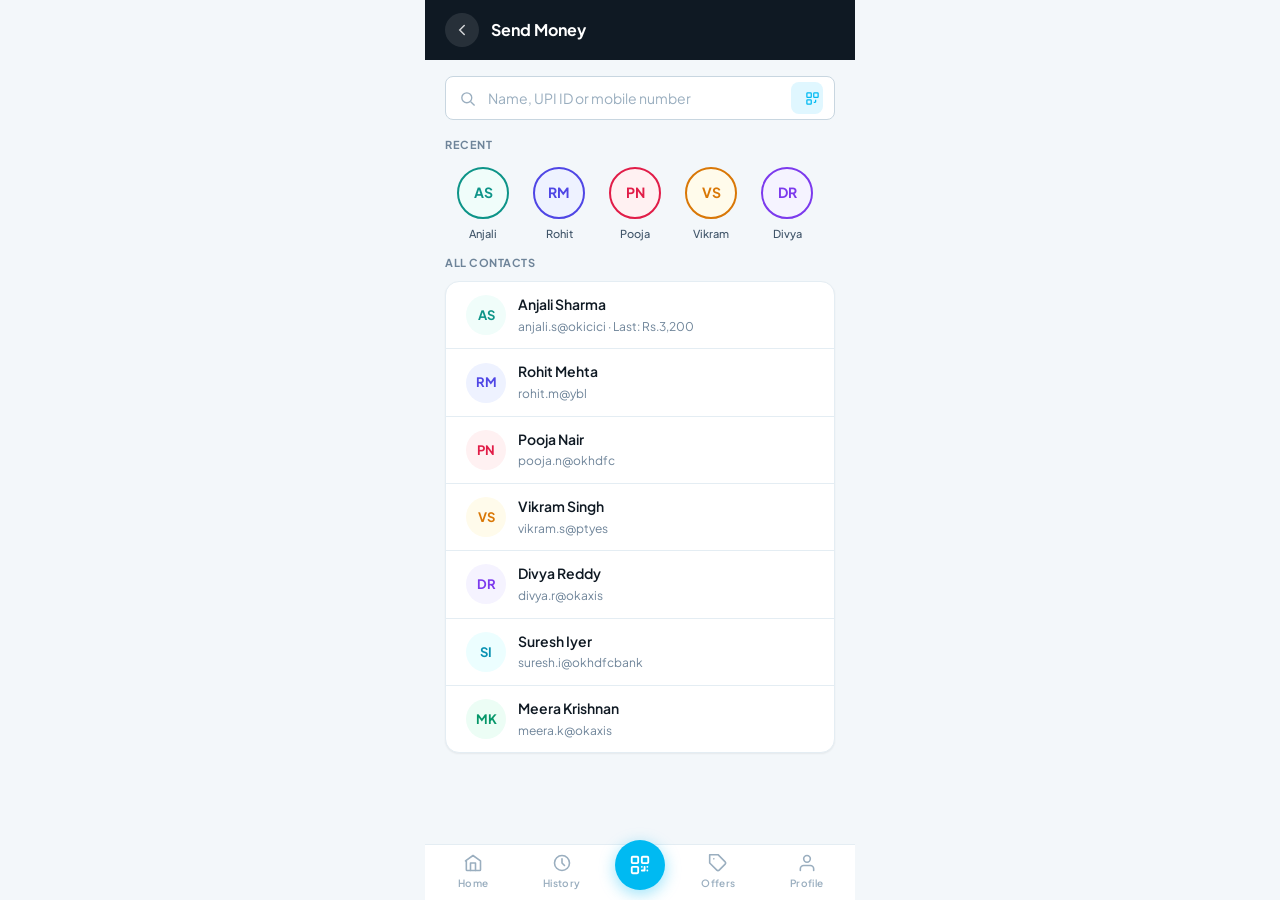
<file: pay.html>
<!DOCTYPE html>
<html lang="en">
<head>
  <meta charset="UTF-8">
  <meta name="viewport" content="width=device-width, initial-scale=1.0">
  <title>Paytm B — Send Money</title>
  <link rel="stylesheet" href="style.css">
  <style>
    .page-hdr { background: var(--nav-surface); padding: 13px 20px; display:flex; align-items:center; gap:12px; position:sticky; top:0; z-index:100; }
    .page-hdr-back { width:34px;height:34px;border-radius:50%;background:rgba(255,255,255,.1);display:flex;align-items:center;justify-content:center;flex-shrink:0; }
    .page-hdr-back svg { width:18px;height:18px;stroke:rgba(255,255,255,.8);fill:none;stroke-width:2;stroke-linecap:round; }
    .page-hdr-title { font-size:16px;font-weight:700;color:#fff; }
    .amount-stage { display:none; }
    .amount-stage.show { display:block; }
  </style>
</head>
<body>
<div class="page">

  <div class="page-hdr">
    <a href="index.html" class="page-hdr-back"><svg viewBox="0 0 24 24"><polyline points="15 18 9 12 15 6"/></svg></a>
    <span class="page-hdr-title" id="pageTitle">Send Money</span>
  </div>

  <!-- Stage 1: Contact selection -->
  <div id="stage1">
    <div style="padding:16px 20px 0;">
      <div class="field-inner">
        <svg viewBox="0 0 24 24"><circle cx="11" cy="11" r="7"/><line x1="16.5" y1="16.5" x2="22" y2="22"/></svg>
        <input class="field-input" type="text" placeholder="Name, UPI ID or mobile number" id="searchQ" oninput="filterList(this.value)" style="padding-right:50px;">
        <div class="field-action" onclick="window.location='scan.html'" title="Scan QR to pay">
          <svg viewBox="0 0 24 24"><rect x="3" y="3" width="7" height="7" rx="1"/><rect x="14" y="3" width="7" height="7" rx="1"/><rect x="3" y="14" width="7" height="7" rx="1"/><path d="M14 14h.01M14 18h3M17 14v4M20 14h.01"/></svg>
        </div>
      </div>
    </div>

    <!-- Recent contacts scroll -->
    <div style="padding:16px 20px 8px;">
      <div style="font-size:11px;font-weight:700;color:var(--n-400);letter-spacing:.5px;text-transform:uppercase;margin-bottom:10px;">Recent</div>
      <div class="contact-row" style="padding:0;margin:0;">
        <div class="contact-bubble" onclick="selectContact('Anjali Sharma','anjali.s@okicici','AS','t1')"><div class="cb-ring r-teal">AS</div><div class="cb-name">Anjali</div></div>
        <div class="contact-bubble" onclick="selectContact('Rohit Mehta','rohit.m@ybl','RM','t2')"><div class="cb-ring r-indigo">RM</div><div class="cb-name">Rohit</div></div>
        <div class="contact-bubble" onclick="selectContact('Pooja Nair','pooja.n@okhdfc','PN','t3')"><div class="cb-ring r-rose">PN</div><div class="cb-name">Pooja</div></div>
        <div class="contact-bubble" onclick="selectContact('Vikram Singh','vikram.s@ptyes','VS','t4')"><div class="cb-ring r-amber">VS</div><div class="cb-name">Vikram</div></div>
        <div class="contact-bubble" onclick="selectContact('Divya Reddy','divya.r@okaxis','DR','t5')"><div class="cb-ring r-violet">DR</div><div class="cb-name">Divya</div></div>
      </div>
    </div>

    <!-- All contacts -->
    <div style="padding:0 20px;">
      <div style="font-size:11px;font-weight:700;color:var(--n-400);letter-spacing:.5px;text-transform:uppercase;margin-bottom:10px;">All Contacts</div>
      <div class="card-surface" id="contactList">
        <div class="clist-item" data-n="Anjali Sharma" onclick="selectContact('Anjali Sharma','anjali.s@okicici','AS','t1')">
          <div class="av av-40 t1">AS</div>
          <div><div class="clist-name">Anjali Sharma</div><div class="clist-sub">anjali.s@okicici &middot; Last: Rs.3,200</div></div>
        </div>
        <div class="clist-item" data-n="Rohit Mehta" onclick="selectContact('Rohit Mehta','rohit.m@ybl','RM','t2')">
          <div class="av av-40 t2">RM</div>
          <div><div class="clist-name">Rohit Mehta</div><div class="clist-sub">rohit.m@ybl</div></div>
        </div>
        <div class="clist-item" data-n="Pooja Nair" onclick="selectContact('Pooja Nair','pooja.n@okhdfc','PN','t3')">
          <div class="av av-40 t3">PN</div>
          <div><div class="clist-name">Pooja Nair</div><div class="clist-sub">pooja.n@okhdfc</div></div>
        </div>
        <div class="clist-item" data-n="Vikram Singh" onclick="selectContact('Vikram Singh','vikram.s@ptyes','VS','t4')">
          <div class="av av-40 t4">VS</div>
          <div><div class="clist-name">Vikram Singh</div><div class="clist-sub">vikram.s@ptyes</div></div>
        </div>
        <div class="clist-item" data-n="Divya Reddy" onclick="selectContact('Divya Reddy','divya.r@okaxis','DR','t5')">
          <div class="av av-40 t5">DR</div>
          <div><div class="clist-name">Divya Reddy</div><div class="clist-sub">divya.r@okaxis</div></div>
        </div>
        <div class="clist-item" data-n="Suresh Iyer" onclick="selectContact('Suresh Iyer','suresh.i@okhdfcbank','SI','t6')">
          <div class="av av-40 t6">SI</div>
          <div><div class="clist-name">Suresh Iyer</div><div class="clist-sub">suresh.i@okhdfcbank</div></div>
        </div>
        <div class="clist-item" data-n="Meera Krishnan" onclick="selectContact('Meera Krishnan','meera.k@okaxis','MK','t7')">
          <div class="av av-40 t7">MK</div>
          <div><div class="clist-name">Meera Krishnan</div><div class="clist-sub">meera.k@okaxis</div></div>
        </div>
      </div>
    </div>
    <div class="spacer"></div>
  </div>

  <!-- Stage 2: Amount entry -->
  <div id="stage2" class="amount-stage">
    <div style="padding:24px 20px 0;">
      <!-- Selected contact summary -->
      <div style="display:flex;align-items:center;gap:12px;padding:14px 16px;background:var(--n-000);border:1px solid var(--n-100);border-radius:var(--r-md);margin-bottom:24px;box-shadow:var(--sh-xs);">
        <div class="av av-44 t1" id="s2-av">AS</div>
        <div style="flex:1;">
          <div style="font-size:15px;font-weight:700;color:var(--n-900);" id="s2-name">Anjali Sharma</div>
          <div style="font-size:12px;color:var(--n-400);margin-top:2px;" id="s2-upi">anjali.s@okicici</div>
        </div>
        <button onclick="goStage1()" style="font-size:12px;font-weight:600;color:var(--brand);background:none;border:none;cursor:pointer;">Change</button>
      </div>

      <!-- Big amount input -->
      <div style="text-align:center;padding:20px 0;">
        <div style="font-size:14px;font-weight:600;color:var(--n-400);letter-spacing:.4px;text-transform:uppercase;margin-bottom:12px;">Enter Amount</div>
        <div style="display:flex;align-items:center;justify-content:center;gap:4px;">
          <span style="font-size:36px;font-weight:700;color:var(--n-900);">Rs.</span>
          <input type="number" inputmode="decimal" id="amtInput" placeholder="0"
            style="font-size:40px;font-weight:700;color:var(--n-900);border:none;outline:none;font-family:var(--font);background:transparent;width:160px;text-align:left;">
        </div>
        <div style="height:2px;background:var(--n-200);border-radius:1px;margin:0 40px;margin-top:8px;"></div>
        <div style="font-size:12px;color:var(--n-300);margin-top:8px;">ICICI Bank &middot; AC &middot;&middot;&middot;5512</div>
      </div>

      <!-- Quick amounts -->
      <div style="display:flex;gap:8px;justify-content:center;margin-bottom:20px;">
        <button onclick="setAmt(500)" style="padding:7px 16px;border-radius:99px;border:1.5px solid var(--n-200);background:var(--n-000);font-size:13px;font-weight:600;color:var(--n-700);cursor:pointer;font-family:var(--font);">Rs.500</button>
        <button onclick="setAmt(1000)" style="padding:7px 16px;border-radius:99px;border:1.5px solid var(--n-200);background:var(--n-000);font-size:13px;font-weight:600;color:var(--n-700);cursor:pointer;font-family:var(--font);">Rs.1,000</button>
        <button onclick="setAmt(2000)" style="padding:7px 16px;border-radius:99px;border:1.5px solid var(--n-200);background:var(--n-000);font-size:13px;font-weight:600;color:var(--n-700);cursor:pointer;font-family:var(--font);">Rs.2,000</button>
        <button onclick="setAmt(5000)" style="padding:7px 16px;border-radius:99px;border:1.5px solid var(--n-200);background:var(--n-000);font-size:13px;font-weight:600;color:var(--n-700);cursor:pointer;font-family:var(--font);">Rs.5,000</button>
      </div>

      <!-- Note field -->
      <div class="field-inner" style="margin-bottom:20px;">
        <svg viewBox="0 0 24 24"><path d="M14 2H6a2 2 0 00-2 2v16a2 2 0 002 2h12a2 2 0 002-2V8z"/><polyline points="14 2 14 8 20 8"/></svg>
        <input class="field-input" type="text" placeholder="Add a note (optional)" id="noteInput">
      </div>

      <button class="btn btn-brand btn-full" style="height:54px;font-size:16px;" onclick="proceedPay()">
        <svg viewBox="0 0 24 24"><line x1="22" y1="2" x2="11" y2="13"/><polygon points="22 2 15 22 11 13 2 9 22 2"/></svg>
        Pay Now
      </button>
    </div>
    <div class="spacer"></div>
  </div>

</div>
<script src="script.js"></script>
<script>
renderBottomBar('pay');

let selectedName='', selectedUpi='', selectedInit='', selectedCls='';

function filterList(v) {
  const q = v.toLowerCase();
  document.querySelectorAll('#contactList .clist-item').forEach(el => {
    el.style.display = el.dataset.n.toLowerCase().includes(q) ? '' : 'none';
  });
}

function selectContact(name, upi, init, cls) {
  selectedName=name; selectedUpi=upi; selectedInit=init; selectedCls=cls;
  sessionStorage.setItem('payee', name); sessionStorage.setItem('upi', upi);
  document.getElementById('s2-av').textContent = init;
  document.getElementById('s2-av').className = 'av av-44 ' + cls;
  document.getElementById('s2-name').textContent = name;
  document.getElementById('s2-upi').textContent = upi;
  document.getElementById('stage1').style.display = 'none';
  document.getElementById('stage2').classList.add('show');
  document.getElementById('pageTitle').textContent = 'Enter Amount';
  document.getElementById('amtInput').focus();
}

function goStage1() {
  document.getElementById('stage1').style.display = 'block';
  document.getElementById('stage2').classList.remove('show');
  document.getElementById('pageTitle').textContent = 'Send Money';
}

function setAmt(n) {
  document.getElementById('amtInput').value = n;
}

function proceedPay() {
  const amt = document.getElementById('amtInput').value;
  if (!amt || isNaN(amt) || +amt <= 0) {
    document.getElementById('amtInput').style.color = 'var(--danger)';
    return;
  }
  sessionStorage.setItem('payAmount', amt);
  sessionStorage.setItem('payNote', document.getElementById('noteInput').value || 'Money Transfer');
  window.location = 'payment-success.html';
}

// Auto-load from sessionStorage if payee already chosen
const preName = sessionStorage.getItem('payee');
const preUpi  = sessionStorage.getItem('upi');
if (preName && preUpi) {
  const init = preName.split(' ').map(w=>w[0]).join('').substring(0,2).toUpperCase();
  selectContact(preName, preUpi, init, 't1');
}
</script>
</body>
</html>
</file>
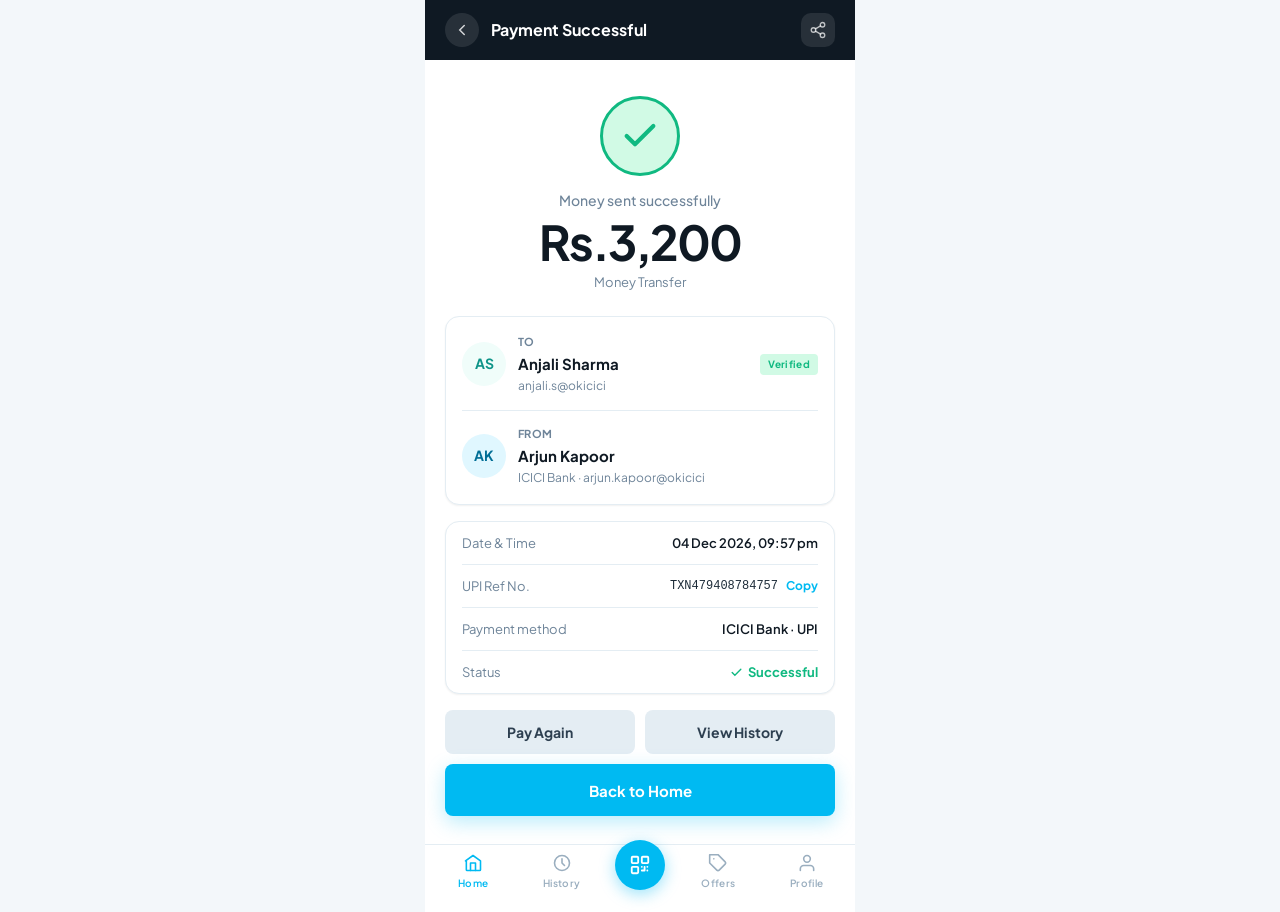
<file: payment-success.html>
<!DOCTYPE html>
<html lang="en">
<head>
  <meta charset="UTF-8">
  <meta name="viewport" content="width=device-width, initial-scale=1.0">
  <title>Paytm B — Payment Successful</title>
  <link rel="stylesheet" href="style.css">
  <style>
    .page-hdr{background:var(--nav-surface);padding:13px 20px;display:flex;align-items:center;gap:12px;position:sticky;top:0;z-index:100;}
    .page-hdr-back{width:34px;height:34px;border-radius:50%;background:rgba(255,255,255,.1);display:flex;align-items:center;justify-content:center;flex-shrink:0;}
    .page-hdr-back svg{width:18px;height:18px;stroke:rgba(255,255,255,.8);fill:none;stroke-width:2;stroke-linecap:round;}
    .page-hdr-title{font-size:16px;font-weight:700;color:#fff;flex:1;}
    @keyframes ringIn{from{opacity:0;transform:scale(.5)}to{opacity:1;transform:scale(1)}}
    .ring-in{animation:ringIn .35s cubic-bezier(.175,.885,.32,1.275) both;}
  </style>
</head>
<body>
<div class="page" style="background:var(--n-000);">
  <div class="page-hdr">
    <a href="index.html" class="page-hdr-back"><svg viewBox="0 0 24 24"><polyline points="15 18 9 12 15 6"/></svg></a>
    <span class="page-hdr-title">Payment Successful</span>
    <button style="width:34px;height:34px;border-radius:10px;background:rgba(255,255,255,.1);display:flex;align-items:center;justify-content:center;border:none;cursor:pointer;">
      <svg width="18" height="18" viewBox="0 0 24 24" fill="none" stroke="rgba(255,255,255,.7)" stroke-width="1.8" stroke-linecap="round"><circle cx="18" cy="5" r="3"/><circle cx="6" cy="12" r="3"/><circle cx="18" cy="19" r="3"/><line x1="8.59" y1="13.51" x2="15.42" y2="17.49"/><line x1="15.41" y1="6.51" x2="8.59" y2="10.49"/></svg>
    </button>
  </div>

  <div style="padding:36px 20px 0;text-align:center;">
    <div class="success-ring ring-in">
      <svg viewBox="0 0 24 24"><polyline points="20 6 9 17 4 12"/></svg>
    </div>
    <div style="font-size:14px;color:var(--n-400);font-weight:500;margin-top:14px;">Money sent successfully</div>
    <div id="dispAmt" style="font-size:48px;font-weight:700;color:var(--n-900);letter-spacing:-2px;margin-top:6px;line-height:1;">Rs.3,200</div>
    <div id="dispNote" style="font-size:13px;color:var(--n-400);margin-top:6px;">Money Transfer</div>
  </div>

  <div style="padding:24px 20px 0;">
    <div class="card-surface" style="padding:16px;">
      <!-- Recipient -->
      <div style="display:flex;align-items:center;gap:12px;padding-bottom:14px;border-bottom:1px solid var(--n-100);">
        <div class="av av-44 t1" id="recpAv">AS</div>
        <div>
          <div style="font-size:11px;font-weight:700;color:var(--n-400);text-transform:uppercase;letter-spacing:.4px;margin-bottom:2px;">To</div>
          <div style="font-size:15px;font-weight:700;color:var(--n-900);" id="recpName">Anjali Sharma</div>
          <div style="font-size:12px;color:var(--n-400);margin-top:2px;" id="recpUpi">anjali.s@okicici</div>
        </div>
        <span class="badge badge-success" style="margin-left:auto;">Verified</span>
      </div>
      <!-- From -->
      <div style="display:flex;align-items:center;gap:12px;padding-top:14px;">
        <div class="av av-44 t8">AK</div>
        <div>
          <div style="font-size:11px;font-weight:700;color:var(--n-400);text-transform:uppercase;letter-spacing:.4px;margin-bottom:2px;">From</div>
          <div style="font-size:15px;font-weight:700;color:var(--n-900);">Arjun Kapoor</div>
          <div style="font-size:12px;color:var(--n-400);margin-top:2px;">ICICI Bank &middot; arjun.kapoor@okicici</div>
        </div>
      </div>
    </div>
  </div>

  <!-- Transaction details -->
  <div style="padding:16px 20px 0;">
    <div class="card-surface" style="padding:0 16px;">
      <div class="detail-row"><span class="detail-label">Date &amp; Time</span><span class="detail-value" id="txnDate">—</span></div>
      <div class="detail-row">
        <span class="detail-label">UPI Ref No.</span>
        <div style="display:flex;align-items:center;gap:8px;">
          <span style="font-size:12px;color:var(--n-500);font-family:monospace;" id="txnRef">—</span>
          <button id="copyBtn" onclick="copyText(document.getElementById('txnRef').textContent, this)" style="font-size:12px;font-weight:700;color:var(--brand);background:none;border:none;cursor:pointer;">Copy</button>
        </div>
      </div>
      <div class="detail-row"><span class="detail-label">Payment method</span><span class="detail-value">ICICI Bank &middot; UPI</span></div>
      <div class="detail-row">
        <span class="detail-label">Status</span>
        <span style="font-size:13px;font-weight:700;color:var(--success);display:flex;align-items:center;gap:5px;">
          <svg width="13" height="13" viewBox="0 0 24 24" fill="none" stroke="var(--success)" stroke-width="2.5" stroke-linecap="round"><polyline points="20 6 9 17 4 12"/></svg>
          Successful
        </span>
      </div>
    </div>
  </div>

  <div style="padding:16px 20px 0;display:grid;grid-template-columns:1fr 1fr;gap:10px;">
    <button class="btn btn-muted btn-full" onclick="window.location='pay.html'">Pay Again</button>
    <button class="btn btn-muted btn-full" onclick="window.location='history.html'">View History</button>
  </div>
  <div style="padding:10px 20px 0;">
    <button class="btn btn-brand btn-full" style="height:52px;font-size:15px;" onclick="window.location='index.html'">Back to Home</button>
  </div>
  <div class="spacer"></div>
</div>
<script src="script.js"></script>
<script>
renderBottomBar('home');
const amt   = sessionStorage.getItem('payAmount') || '3200';
const payee = sessionStorage.getItem('payee')     || 'Anjali Sharma';
const upi   = sessionStorage.getItem('upi')       || 'anjali.s@okicici';
const note  = sessionStorage.getItem('payNote')   || 'Money Transfer';
document.getElementById('dispAmt').textContent  = 'Rs.' + Number(amt).toLocaleString('en-IN');
document.getElementById('dispNote').textContent = note;
document.getElementById('recpName').textContent = payee;
document.getElementById('recpUpi').textContent  = upi;
document.getElementById('recpAv').textContent   = payee.split(' ').map(w=>w[0]).join('').substring(0,2).toUpperCase();
const ref = String(Math.floor(Math.random()*900000000000+100000000000));
document.getElementById('txnRef').textContent = 'TXN' + ref;
const now = new Date();
document.getElementById('txnDate').textContent = now.toLocaleDateString('en-IN',{day:'2-digit',month:'short',year:'numeric'}) + ', ' + now.toLocaleTimeString('en-IN',{hour:'2-digit',minute:'2-digit'});
</script>
</body>
</html>
</file>
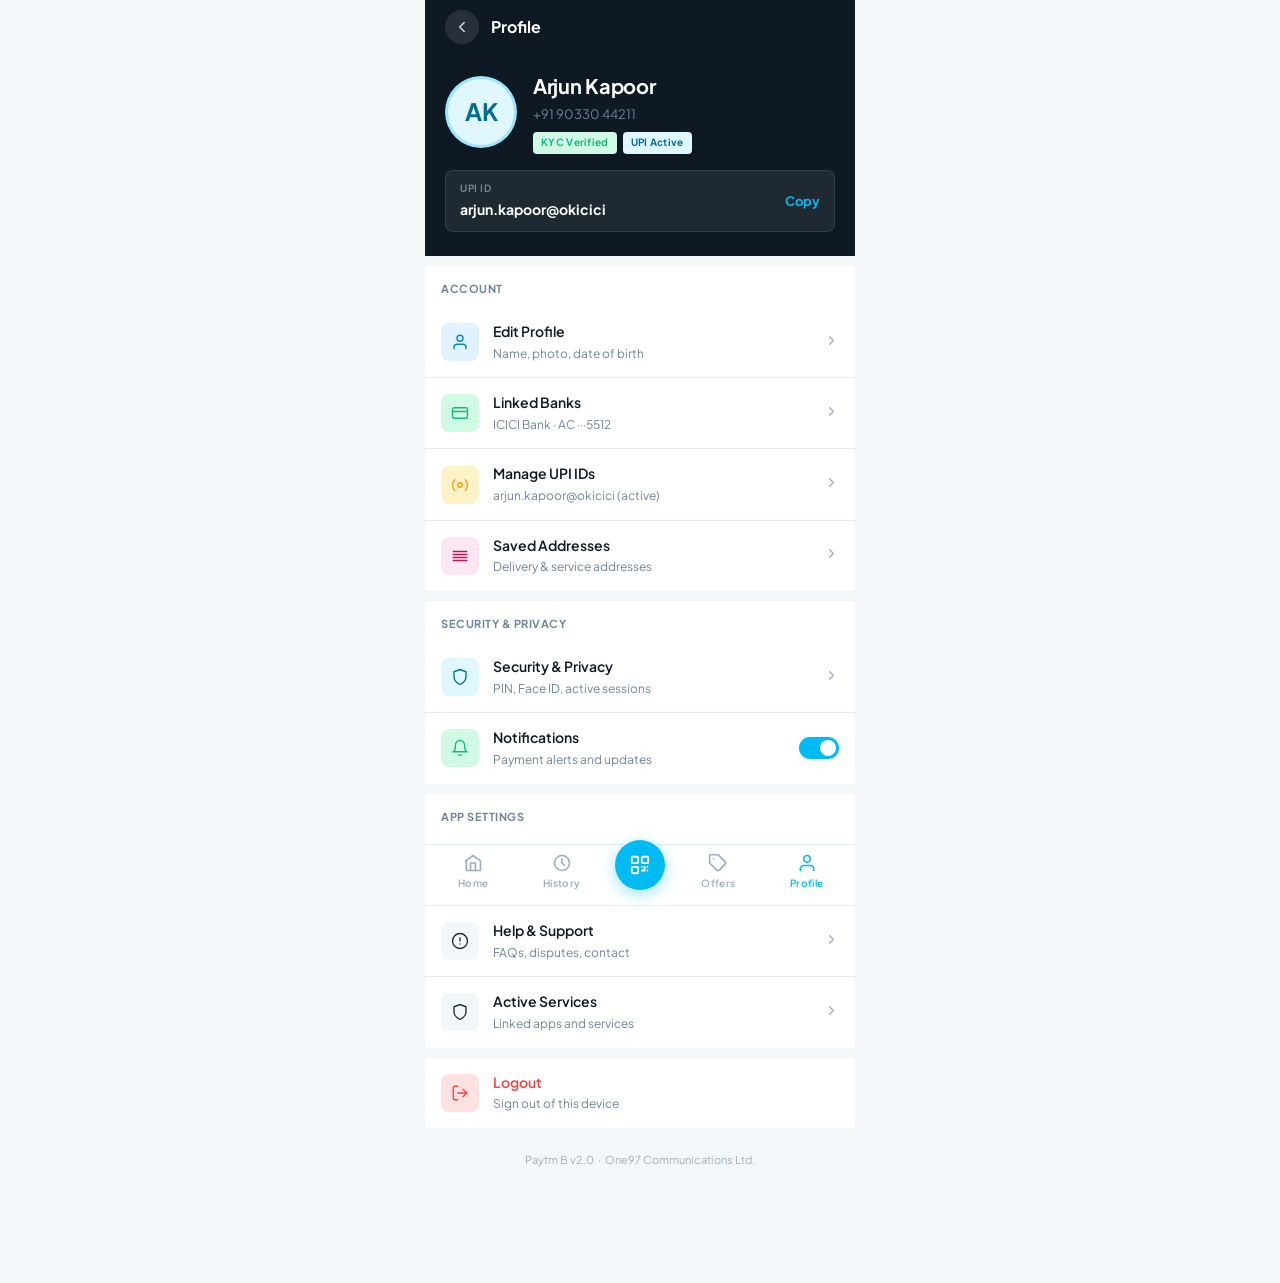
<file: profile.html>
<!DOCTYPE html>
<html lang="en">
<head>
  <meta charset="UTF-8">
  <meta name="viewport" content="width=device-width, initial-scale=1.0">
  <title>Paytm B — Profile</title>
  <link rel="stylesheet" href="style.css">
  <style>
    .page-hdr{background:var(--nav-surface);padding:0 20px;display:flex;align-items:center;gap:12px;position:sticky;top:0;z-index:100;height:54px;}
    .page-hdr-back{width:34px;height:34px;border-radius:50%;background:rgba(255,255,255,.1);display:flex;align-items:center;justify-content:center;flex-shrink:0;}
    .page-hdr-back svg{width:18px;height:18px;stroke:rgba(255,255,255,.8);fill:none;stroke-width:2;stroke-linecap:round;}
    .page-hdr-title{font-size:16px;font-weight:700;color:#fff;flex:1;}
    .sec-divider{height:10px;background:var(--n-050);}
  </style>
</head>
<body>
<div class="page">

  <div class="page-hdr">
    <a href="index.html" class="page-hdr-back"><svg viewBox="0 0 24 24"><polyline points="15 18 9 12 15 6"/></svg></a>
    <span class="page-hdr-title">Profile</span>
  </div>

  <!-- Profile header (dark) -->
  <div style="background:var(--nav-surface);padding:16px 20px 24px;">
    <div style="display:flex;align-items:center;gap:16px;">
      <div class="av av-72 t8" style="border:3px solid rgba(0,186,242,.3);flex-shrink:0;">AK</div>
      <div style="flex:1;">
        <div style="font-size:20px;font-weight:700;color:#fff;letter-spacing:-.3px;">Arjun Kapoor</div>
        <div style="font-size:13px;color:var(--n-400);margin-top:3px;">+91 90330 44211</div>
        <div style="display:flex;align-items:center;gap:6px;margin-top:8px;">
          <span class="badge badge-success">KYC Verified</span>
          <span class="badge badge-brand">UPI Active</span>
        </div>
      </div>
    </div>

    <!-- UPI ID copy row -->
    <div style="display:flex;align-items:center;justify-content:space-between;background:rgba(255,255,255,.07);border:1px solid rgba(255,255,255,.1);border-radius:var(--r-sm);padding:10px 14px;margin-top:16px;">
      <div>
        <div style="font-size:10px;font-weight:700;color:var(--n-400);letter-spacing:.5px;text-transform:uppercase;margin-bottom:3px;">UPI ID</div>
        <div style="font-size:14px;font-weight:700;color:#fff;">arjun.kapoor@okicici</div>
      </div>
      <button id="upiCopy" onclick="copyText('arjun.kapoor@okicici',this)" style="font-size:13px;font-weight:700;color:var(--brand);background:none;border:none;cursor:pointer;">Copy</button>
    </div>
  </div>

  <!-- Account settings -->
  <div style="background:var(--n-000);margin-top:10px;">
    <div style="padding:14px 16px 10px;"><div style="font-size:11px;font-weight:700;color:var(--n-400);letter-spacing:.5px;text-transform:uppercase;">Account</div></div>
    <div class="srow">
      <div class="srow-ico" style="background:#E0F2FE;color:#0284C7;"><svg viewBox="0 0 24 24"><path d="M20 21v-2a4 4 0 00-4-4H8a4 4 0 00-4 4v2"/><circle cx="12" cy="7" r="4"/></svg></div>
      <div class="srow-body"><div class="srow-title">Edit Profile</div><div class="srow-sub">Name, photo, date of birth</div></div>
      <div class="srow-chev"><svg viewBox="0 0 24 24"><polyline points="9 18 15 12 9 6"/></svg></div>
    </div>
    <div class="srow">
      <div class="srow-ico" style="background:var(--success-lt);color:var(--success);"><svg viewBox="0 0 24 24"><rect x="2" y="5" width="20" height="14" rx="2"/><line x1="2" y1="10" x2="22" y2="10"/></svg></div>
      <div class="srow-body"><div class="srow-title">Linked Banks</div><div class="srow-sub">ICICI Bank &middot; AC &middot;&middot;&middot;5512</div></div>
      <div class="srow-chev"><svg viewBox="0 0 24 24"><polyline points="9 18 15 12 9 6"/></svg></div>
    </div>
    <div class="srow">
      <div class="srow-ico" style="background:var(--warning-lt);color:var(--warning);"><svg viewBox="0 0 24 24"><circle cx="12" cy="12" r="3"/><path d="M19.07 4.93a10 10 0 010 14.14M4.93 4.93a10 10 0 000 14.14"/></svg></div>
      <div class="srow-body"><div class="srow-title">Manage UPI IDs</div><div class="srow-sub">arjun.kapoor@okicici (active)</div></div>
      <div class="srow-chev"><svg viewBox="0 0 24 24"><polyline points="9 18 15 12 9 6"/></svg></div>
    </div>
    <div class="srow">
      <div class="srow-ico" style="background:#FCE7F3;color:#BE185D;"><svg viewBox="0 0 24 24"><path d="M21 10H3M21 6H3M21 14H3M21 18H3"/></svg></div>
      <div class="srow-body"><div class="srow-title">Saved Addresses</div><div class="srow-sub">Delivery &amp; service addresses</div></div>
      <div class="srow-chev"><svg viewBox="0 0 24 24"><polyline points="9 18 15 12 9 6"/></svg></div>
    </div>
  </div>

  <div class="sec-divider"></div>

  <!-- Security -->
  <div style="background:var(--n-000);">
    <div style="padding:14px 16px 10px;"><div style="font-size:11px;font-weight:700;color:var(--n-400);letter-spacing:.5px;text-transform:uppercase;">Security &amp; Privacy</div></div>
    <div class="srow">
      <div class="srow-ico" style="background:var(--brand-lt);color:var(--brand-xdk);"><svg viewBox="0 0 24 24"><path d="M12 22s8-4 8-10V5l-8-3-8 3v7c0 6 8 10 8 10z"/></svg></div>
      <div class="srow-body"><div class="srow-title">Security &amp; Privacy</div><div class="srow-sub">PIN, Face ID, active sessions</div></div>
      <div class="srow-chev"><svg viewBox="0 0 24 24"><polyline points="9 18 15 12 9 6"/></svg></div>
    </div>
    <div class="srow">
      <div class="srow-ico" style="background:var(--success-lt);color:var(--success);"><svg viewBox="0 0 24 24"><path d="M18 8A6 6 0 006 8c0 7-3 9-3 9h18s-3-2-3-9"/><path d="M13.73 21a2 2 0 01-3.46 0"/></svg></div>
      <div class="srow-body"><div class="srow-title">Notifications</div><div class="srow-sub">Payment alerts and updates</div></div>
      <div style="display:flex;align-items:center;">
        <label style="position:relative;display:inline-block;width:40px;height:22px;cursor:pointer;">
          <input type="checkbox" checked style="opacity:0;width:0;height:0;">
          <span id="tog" style="position:absolute;cursor:pointer;inset:0;background:var(--brand);border-radius:22px;transition:.2s;"><span style="position:absolute;height:16px;width:16px;left:3px;bottom:3px;background:white;border-radius:50%;transition:.2s;transform:translateX(18px);"></span></span>
        </label>
      </div>
    </div>
  </div>

  <div class="sec-divider"></div>

  <!-- App -->
  <div style="background:var(--n-000);">
    <div style="padding:14px 16px 10px;"><div style="font-size:11px;font-weight:700;color:var(--n-400);letter-spacing:.5px;text-transform:uppercase;">App Settings</div></div>
    <div class="srow">
      <div class="srow-ico" style="background:var(--n-050);color:var(--n-500);"><svg viewBox="0 0 24 24"><path d="M4 15s1-1 4-1 5 2 8 2 4-1 4-1V3s-1 1-4 1-5-2-8-2-4 1-4 1z"/><line x1="4" y1="22" x2="4" y2="15"/></svg></div>
      <div class="srow-body"><div class="srow-title">Language</div><div class="srow-sub">English</div></div>
      <div class="srow-chev"><svg viewBox="0 0 24 24"><polyline points="9 18 15 12 9 6"/></svg></div>
    </div>
    <div class="srow">
      <div class="srow-ico" style="background:var(--n-050);color:var(--n-500);"><svg viewBox="0 0 24 24"><circle cx="12" cy="12" r="10"/><line x1="12" y1="8" x2="12" y2="12"/><line x1="12" y1="16" x2="12.01" y2="16"/></svg></div>
      <div class="srow-body"><div class="srow-title">Help &amp; Support</div><div class="srow-sub">FAQs, disputes, contact</div></div>
      <div class="srow-chev"><svg viewBox="0 0 24 24"><polyline points="9 18 15 12 9 6"/></svg></div>
    </div>
    <div class="srow">
      <div class="srow-ico" style="background:var(--n-050);color:var(--n-500);"><svg viewBox="0 0 24 24"><path d="M12 22s8-4 8-10V5l-8-3-8 3v7c0 6 8 10 8 10z"/></svg></div>
      <div class="srow-body"><div class="srow-title">Active Services</div><div class="srow-sub">Linked apps and services</div></div>
      <div class="srow-chev"><svg viewBox="0 0 24 24"><polyline points="9 18 15 12 9 6"/></svg></div>
    </div>
  </div>

  <div class="sec-divider"></div>

  <!-- Logout (separated, danger styled) -->
  <div style="background:var(--n-000);margin-bottom:10px;">
    <div class="srow" onclick="if(confirm('Log out from Paytm?'))window.location='index.html'" style="color:var(--danger);">
      <div class="srow-ico" style="background:var(--danger-lt);color:var(--danger);"><svg viewBox="0 0 24 24"><path d="M9 21H5a2 2 0 01-2-2V5a2 2 0 012-2h4"/><polyline points="16 17 21 12 16 7"/><line x1="21" y1="12" x2="9" y2="12"/></svg></div>
      <div class="srow-body"><div class="srow-title" style="color:var(--danger);">Logout</div><div class="srow-sub">Sign out of this device</div></div>
    </div>
  </div>

  <div style="text-align:center;padding:8px 20px 16px;"><span style="font-size:11px;color:var(--n-300);">Paytm B v2.0 &nbsp;&middot;&nbsp; One97 Communications Ltd.</span></div>
  <div class="spacer"></div>
</div>
<script src="script.js"></script>
<script>renderBottomBar('profile');</script>
</body>
</html>
</file>
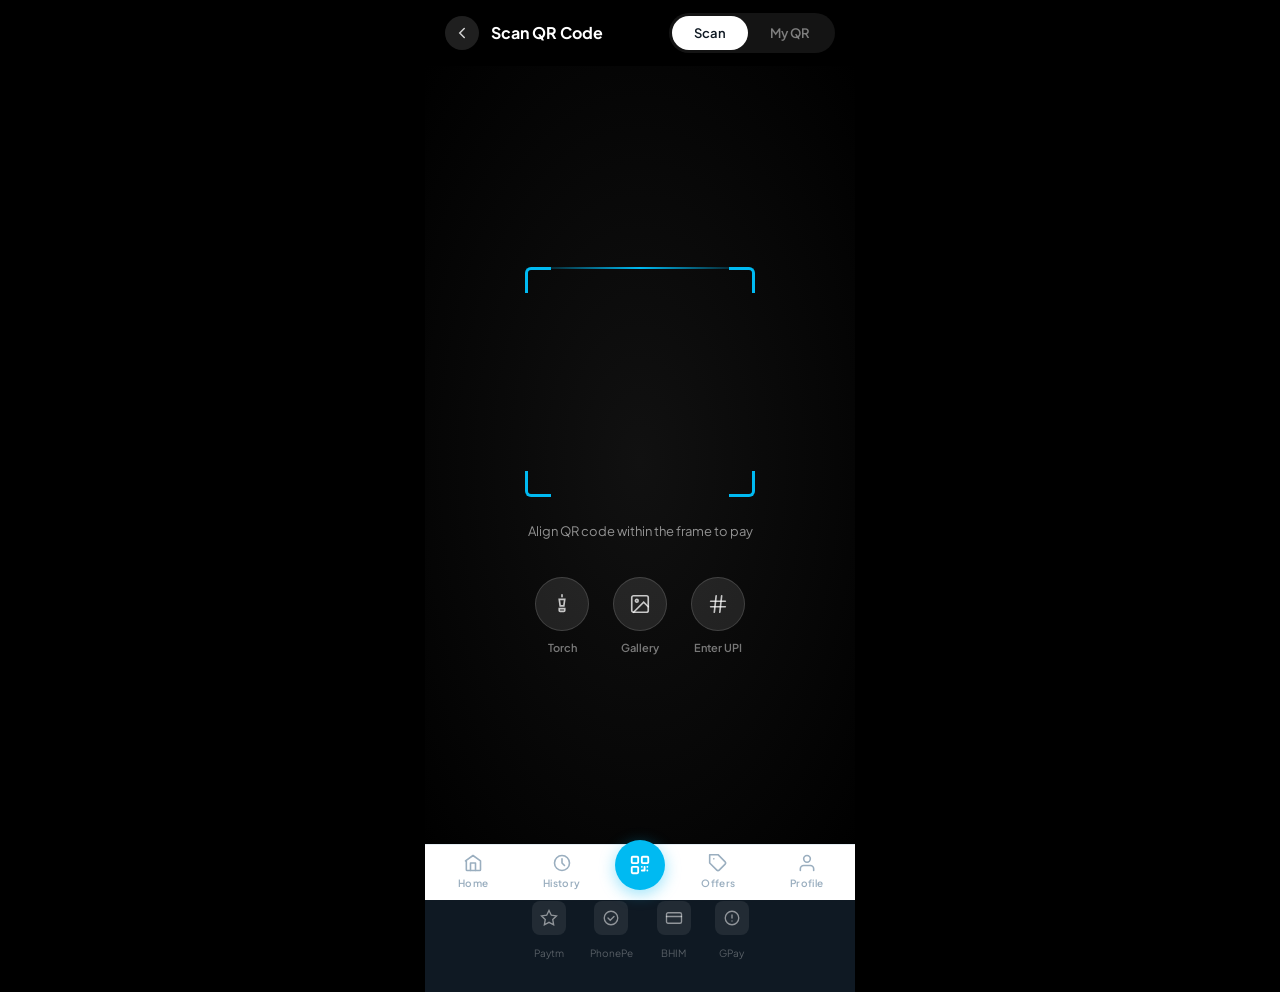
<file: scan.html>
<!DOCTYPE html>
<html lang="en">
<head>
  <meta charset="UTF-8">
  <meta name="viewport" content="width=device-width, initial-scale=1.0">
  <title>Paytm B — Scan QR</title>
  <link rel="stylesheet" href="style.css">
  <style>
    body { background: #000; }
    .scan-hdr { display:flex;align-items:center;gap:12px;padding:13px 20px;background:transparent;position:sticky;top:0;z-index:10; }
    .scan-hdr-back { width:34px;height:34px;border-radius:50%;background:rgba(255,255,255,.12);display:flex;align-items:center;justify-content:center; }
    .scan-hdr-back svg { width:18px;height:18px;stroke:rgba(255,255,255,.8);fill:none;stroke-width:2;stroke-linecap:round; }
    .scan-hdr-title { font-size:16px;font-weight:700;color:#fff; }
    .my-qr-surface { min-height:calc(100vh - 56px - var(--nav-h,56px));background:var(--n-050);display:none;flex-direction:column;align-items:center;padding:24px 20px; }
    .my-qr-surface.show { display:flex; }
  </style>
</head>
<body>
<div class="page" style="padding-bottom:0;background:#000;">

  <div class="scan-hdr">
    <a href="index.html" class="scan-hdr-back"><svg viewBox="0 0 24 24"><polyline points="15 18 9 12 15 6"/></svg></a>
    <span class="scan-hdr-title">Scan QR Code</span>
    <div style="margin-left:auto;">
      <div class="mode-tabs" style="margin-top:0;">
        <div class="mode-tab on" id="scanTab" onclick="switchMode('scan')">Scan</div>
        <div class="mode-tab" id="myqrTab" onclick="switchMode('myqr')">My QR</div>
      </div>
    </div>
  </div>

  <!-- SCAN VIEW -->
  <div id="scanView">
    <div class="scan-surface">
      <div style="position:absolute;inset:0;background:radial-gradient(ellipse at center,#111 0%,#000 100%);"></div>
      <div style="position:relative;z-index:2;display:flex;flex-direction:column;align-items:center;">
        <div class="qr-frame">
          <div class="qf-c qf-tl"></div><div class="qf-c qf-tr"></div>
          <div class="qf-c qf-br"></div><div class="qf-c qf-bl"></div>
          <div class="scan-beam"></div>
        </div>
        <div class="scan-tip">Align QR code within the frame to pay</div>
        <div class="scan-btn-row">
          <div class="scan-btn" onclick="toggleTorch()">
            <div class="scan-btn-circle" id="torchCircle">
              <svg viewBox="0 0 24 24"><path d="M9 7h6l-1 7H10L9 7z"/><path d="M9 17h6v2a1 1 0 01-1 1h-4a1 1 0 01-1-1v-2z"/><line x1="12" y1="2" x2="12" y2="4"/></svg>
            </div>
            <span class="scan-btn-label">Torch</span>
          </div>
          <div class="scan-btn" onclick="simScan()">
            <div class="scan-btn-circle">
              <svg viewBox="0 0 24 24"><rect x="3" y="3" width="18" height="18" rx="2"/><circle cx="8.5" cy="8.5" r="1.5"/><polyline points="21 15 16 10 5 21"/></svg>
            </div>
            <span class="scan-btn-label">Gallery</span>
          </div>
          <div class="scan-btn" onclick="openManual()">
            <div class="scan-btn-circle">
              <svg viewBox="0 0 24 24"><line x1="4" y1="9" x2="20" y2="9"/><line x1="4" y1="15" x2="20" y2="15"/><line x1="10" y1="3" x2="8" y2="21"/><line x1="16" y1="3" x2="14" y2="21"/></svg>
            </div>
            <span class="scan-btn-label">Enter UPI</span>
          </div>
        </div>
      </div>
    </div>
    <div style="background:#0F1923;padding:16px 20px 28px;">
      <div style="font-size:11px;color:rgba(255,255,255,.3);text-align:center;letter-spacing:.4px;text-transform:uppercase;margin-bottom:12px;">Accepts all UPI apps</div>
      <div style="display:flex;justify-content:center;gap:24px;">
        <div style="text-align:center;"><div style="width:34px;height:34px;border-radius:8px;background:rgba(255,255,255,.08);display:flex;align-items:center;justify-content:center;margin:0 auto 4px;"><svg width="18" height="18" viewBox="0 0 24 24" fill="none" stroke="rgba(255,255,255,.5)" stroke-width="1.8" stroke-linecap="round"><path d="M12 2l3.09 6.26L22 9.27l-5 4.87 1.18 6.88L12 17.77l-6.18 3.25L7 14.14 2 9.27l6.91-1.01L12 2z"/></svg></div><span style="font-size:10px;color:rgba(255,255,255,.3);">Paytm</span></div>
        <div style="text-align:center;"><div style="width:34px;height:34px;border-radius:8px;background:rgba(255,255,255,.08);display:flex;align-items:center;justify-content:center;margin:0 auto 4px;"><svg width="18" height="18" viewBox="0 0 24 24" fill="none" stroke="rgba(255,255,255,.5)" stroke-width="1.8" stroke-linecap="round"><circle cx="12" cy="12" r="9"/><path d="M8 12l3 3 5-5"/></svg></div><span style="font-size:10px;color:rgba(255,255,255,.3);">PhonePe</span></div>
        <div style="text-align:center;"><div style="width:34px;height:34px;border-radius:8px;background:rgba(255,255,255,.08);display:flex;align-items:center;justify-content:center;margin:0 auto 4px;"><svg width="18" height="18" viewBox="0 0 24 24" fill="none" stroke="rgba(255,255,255,.5)" stroke-width="1.8" stroke-linecap="round"><rect x="2" y="5" width="20" height="14" rx="2"/><line x1="2" y1="10" x2="22" y2="10"/></svg></div><span style="font-size:10px;color:rgba(255,255,255,.3);">BHIM</span></div>
        <div style="text-align:center;"><div style="width:34px;height:34px;border-radius:8px;background:rgba(255,255,255,.08);display:flex;align-items:center;justify-content:center;margin:0 auto 4px;"><svg width="18" height="18" viewBox="0 0 24 24" fill="none" stroke="rgba(255,255,255,.5)" stroke-width="1.8" stroke-linecap="round"><circle cx="12" cy="12" r="9"/><line x1="12" y1="8" x2="12" y2="12"/><line x1="12" y1="16" x2="12.01" y2="16"/></svg></div><span style="font-size:10px;color:rgba(255,255,255,.3);">GPay</span></div>
      </div>
    </div>
  </div>

  <!-- MY QR VIEW -->
  <div id="myQrView" class="my-qr-surface">
    <div style="background:var(--n-000);border-radius:var(--r-lg);padding:20px;width:100%;max-width:320px;border:1px solid var(--n-100);box-shadow:var(--sh-md);">
      <div style="display:flex;align-items:center;gap:12px;margin-bottom:18px;padding-bottom:16px;border-bottom:1px solid var(--n-100);">
        <div class="av av-40 t8">AK</div>
        <div style="flex:1;"><div style="font-size:14px;font-weight:700;color:var(--n-900);">Arjun Kapoor</div><div style="font-size:11px;color:var(--n-400);margin-top:2px;">arjun.kapoor@okicici</div></div>
        <span class="badge badge-success">Verified</span>
      </div>
      <div style="text-align:center;">
        <div style="width:170px;height:170px;border:3px solid var(--brand);border-radius:14px;padding:12px;display:flex;align-items:center;justify-content:center;margin:0 auto 14px;">
          <svg width="136" height="136" viewBox="0 0 140 140" fill="none">
            <rect x="0" y="0" width="42" height="42" rx="4" fill="#0F1923"/><rect x="8" y="8" width="26" height="26" fill="white"/><rect x="13" y="13" width="16" height="16" fill="#0F1923"/>
            <rect x="98" y="0" width="42" height="42" rx="4" fill="#0F1923"/><rect x="106" y="8" width="26" height="26" fill="white"/><rect x="111" y="13" width="16" height="16" fill="#0F1923"/>
            <rect x="0" y="98" width="42" height="42" rx="4" fill="#0F1923"/><rect x="8" y="106" width="26" height="26" fill="white"/><rect x="13" y="111" width="16" height="16" fill="#0F1923"/>
            <rect x="52" y="52" width="12" height="12" rx="2" fill="#00BAF2"/>
            <rect x="48" y="4" width="6" height="6" rx="1" fill="#0F1923"/><rect x="60" y="8" width="6" height="6" rx="1" fill="#0F1923"/><rect x="72" y="4" width="6" height="6" rx="1" fill="#0F1923"/>
            <rect x="68" y="48" width="6" height="6" rx="1" fill="#0F1923"/><rect x="80" y="58" width="6" height="6" rx="1" fill="#0F1923"/>
            <rect x="48" y="100" width="6" height="6" rx="1" fill="#0F1923"/><rect x="62" y="110" width="6" height="6" rx="1" fill="#0F1923"/><rect x="76" y="100" width="6" height="6" rx="1" fill="#0F1923"/>
          </svg>
        </div>
        <div style="font-size:12px;color:var(--n-400);">ICICI Bank &middot; AC &middot;&middot;&middot;5512</div>
      </div>
      <div style="display:flex;gap:10px;margin-top:16px;">
        <button class="btn btn-muted btn-full" style="font-size:13px;gap:6px;"><svg viewBox="0 0 24 24" width="15" height="15" stroke="currentColor" fill="none" stroke-width="2" stroke-linecap="round"><circle cx="18" cy="5" r="3"/><circle cx="6" cy="12" r="3"/><circle cx="18" cy="19" r="3"/><line x1="8.59" y1="13.51" x2="15.42" y2="17.49"/><line x1="15.41" y1="6.51" x2="8.59" y2="10.49"/></svg>Share</button>
        <button class="btn btn-outline btn-full" style="font-size:13px;gap:6px;"><svg viewBox="0 0 24 24" width="15" height="15" stroke="currentColor" fill="none" stroke-width="2" stroke-linecap="round"><path d="M21 15v4a2 2 0 01-2 2H5a2 2 0 01-2-2v-4"/><polyline points="7 10 12 15 17 10"/><line x1="12" y1="15" x2="12" y2="3"/></svg>Download</button>
      </div>
    </div>
  </div>
</div>

<!-- Manual UPI sheet -->
<div class="overlay" id="manOv" onclick="closeManual()"></div>
<div class="sheet" id="manSheet">
  <div class="sheet-handle"><span></span></div>
  <div class="sheet-title">Enter UPI ID</div>
  <div style="padding:0 20px;">
    <div class="field-inner">
      <svg viewBox="0 0 24 24"><circle cx="12" cy="8" r="4"/><path d="M6 20v-2a6 6 0 0112 0v2"/></svg>
      <input class="field-input" type="text" placeholder="name@upi" id="manInput">
    </div>
    <button class="btn btn-brand btn-full" style="margin-top:14px;" onclick="verifyUpi()">Verify &amp; Pay</button>
  </div>
</div>

<script src="script.js"></script>
<script>
renderBottomBar('scan');
let torchOn=false;
function switchMode(m) {
  const isScan = m==='scan';
  document.getElementById('scanView').style.display = isScan?'block':'none';
  document.getElementById('myQrView').classList.toggle('show', !isScan);
  document.getElementById('scanTab').classList.toggle('on', isScan);
  document.getElementById('myqrTab').classList.toggle('on', !isScan);
}
function toggleTorch() {
  torchOn=!torchOn;
  document.getElementById('torchCircle').style.background = torchOn ? 'rgba(255,214,0,.22)' : 'rgba(255,255,255,.1)';
}
function simScan() {
  sessionStorage.setItem('payee','QR Merchant'); sessionStorage.setItem('upi','merchant@okicici');
  sessionStorage.setItem('payAmount','350'); sessionStorage.setItem('payNote','QR Scan');
  window.location='payment-success.html';
}
function openManual() { document.getElementById('manOv').style.display='block'; document.getElementById('manSheet').style.display='block'; }
function closeManual() { document.getElementById('manOv').style.display='none'; document.getElementById('manSheet').style.display='none'; }
function verifyUpi() {
  const v=document.getElementById('manInput').value.trim();
  if (!v||!v.includes('@')) { document.getElementById('manInput').style.borderColor='var(--danger)'; return; }
  sessionStorage.setItem('payee',v); sessionStorage.setItem('upi',v);
  closeManual(); window.location='pay.html';
}
</script>
</body>
</html>
</file>
<file: style.css>
/*
  PAYTM REDESIGN — VERSION B
  ─────────────────────────────────────────────────────────────
  Design language: Dark-anchored top navigation, light content
  body. Tab-based top nav instead of bottom bar. Card-less list
  patterns, data-forward typography, full-bleed section zones.
  ─────────────────────────────────────────────────────────────
*/

@import url('https://fonts.googleapis.com/css2?family=Plus+Jakarta+Sans:wght@400;500;600;700&display=swap');

/* ── Tokens ─────────────────────────────────────────── */
:root {
  /* Brand */
  --brand:        #00BAF2;
  --brand-dk:     #0099CC;
  --brand-xdk:    #006E96;
  --brand-lt:     #E0F7FF;
  --brand-mid:    #B3EDFC;

  /* Semantic */
  --success:      #10B981;
  --success-lt:   #D1FAE5;
  --danger:       #EF4444;
  --danger-lt:    #FEE2E2;
  --warning:      #F59E0B;
  --warning-lt:   #FEF3C7;
  --info-lt:      #EFF6FF;

  /* Neutrals — darker, richer than version A */
  --n-950:  #060B11;
  --n-900:  #0F1923;
  --n-800:  #1C2B38;
  --n-700:  #2D3F50;
  --n-600:  #405569;
  --n-400:  #6E8499;
  --n-300:  #9AAEBF;
  --n-200:  #C8D6E0;
  --n-100:  #E4EDF3;
  --n-050:  #F3F7FA;
  --n-000:  #FFFFFF;

  /* Nav */
  --nav-surface: #0F1923;
  --nav-h:       56px;

  /* Type */
  --font:       'Plus Jakarta Sans', -apple-system, BlinkMacSystemFont, sans-serif;

  /* Radius — sharper than A */
  --r-xs:   4px;
  --r-sm:   8px;
  --r-md:   14px;
  --r-lg:   20px;
  --r-xl:   28px;

  /* Shadows — more pronounced */
  --sh-xs: 0 1px 2px rgba(0,0,0,.06);
  --sh-sm: 0 2px 8px rgba(0,0,0,.08), 0 1px 2px rgba(0,0,0,.04);
  --sh-md: 0 6px 20px rgba(0,0,0,.10);
  --sh-lg: 0 16px 40px rgba(0,0,0,.14);
  --sh-brand: 0 6px 20px rgba(0,186,242,.28);
}

/* ── Reset ──────────────────────────────────────────── */
*, *::before, *::after { box-sizing: border-box; margin: 0; padding: 0; }
html { font-size: 16px; -webkit-text-size-adjust: 100%; }
body {
  font-family: var(--font);
  background: var(--n-050);
  color: var(--n-800);
  line-height: 1.55;
  max-width: 430px;
  margin: 0 auto;
  min-height: 100vh;
  overflow-x: hidden;
}
a { color: inherit; text-decoration: none; }
button { font-family: var(--font); cursor: pointer; border: none; background: none; }
ul { list-style: none; }

/* ── Page shell ─────────────────────────────────────── */
.page {
  padding-bottom: calc(var(--nav-h) + 16px);
  min-height: 100vh;
}

/* ── TOP NAV (dark, tab-based — differs from A's white topbar) ── */
.top-nav {
  background: var(--nav-surface);
  position: sticky; top: 0; z-index: 300;
}
.top-nav-inner {
  display: flex;
  align-items: center;
  padding: 0 20px;
  height: 54px;
}
.tnav-logo {
  font-size: 20px; font-weight: 700; color: #fff;
  letter-spacing: -.5px; flex-shrink: 0;
}
.tnav-logo span { color: var(--brand); }
.tnav-upi {
  font-size: 9px; font-weight: 700; letter-spacing: .5px;
  color: var(--brand); background: rgba(0,186,242,.15);
  padding: 2px 6px; border-radius: 3px; margin-left: 8px; flex-shrink: 0;
}
.tnav-spacer { flex: 1; }
.tnav-icon {
  width: 36px; height: 36px; border-radius: 10px;
  display: flex; align-items: center; justify-content: center;
  color: var(--n-300); transition: background .14s; flex-shrink: 0;
}
.tnav-icon:hover { background: rgba(255,255,255,.08); }
.tnav-icon svg { width: 19px; height: 19px; stroke: currentColor; fill: none; stroke-width: 1.8; stroke-linecap: round; stroke-linejoin: round; }
.tnav-avatar {
  width: 34px; height: 34px; border-radius: 50%;
  display: flex; align-items: center; justify-content: center;
  font-size: 12px; font-weight: 700; cursor: pointer;
  border: 2px solid rgba(255,255,255,.15);
  color: var(--nav-surface);
  background: var(--brand);
}

/* Sub-tabs (inside top nav) */
.top-tabs {
  display: flex;
  background: var(--nav-surface);
  padding: 0 20px;
  border-top: 1px solid rgba(255,255,255,.06);
}
.top-tab {
  flex: 1; display: flex; flex-direction: column;
  align-items: center; justify-content: center;
  padding: 10px 0 12px;
  font-size: 11px; font-weight: 600; color: var(--n-400);
  cursor: pointer; position: relative;
  gap: 3px; text-decoration: none;
  transition: color .14s;
  letter-spacing: .3px;
}
.top-tab svg { width: 18px; height: 18px; stroke: currentColor; fill: none; stroke-width: 1.8; stroke-linecap: round; stroke-linejoin: round; }
.top-tab.active { color: var(--brand); }
.top-tab.active::after {
  content: '';
  position: absolute; bottom: 0; left: 50%; transform: translateX(-50%);
  width: 24px; height: 2px; border-radius: 2px 2px 0 0;
  background: var(--brand);
}

/* ── Account strip (replaces Version A's hero card) ── */
.account-strip {
  background: var(--nav-surface);
  padding: 0 20px 20px;
}
.acct-row {
  display: flex; align-items: center; gap: 12px;
  padding-top: 4px;
}
.acct-info { flex: 1; }
.acct-greeting { font-size: 12px; color: var(--n-400); font-weight: 400; }
.acct-name     { font-size: 17px; font-weight: 700; color: #fff; margin-top: 1px; letter-spacing: -.2px; }
.acct-bank     { font-size: 11px; color: var(--n-400); margin-top: 2px; }
.acct-balance-row {
  display: flex; align-items: center; gap: 0;
  background: rgba(255,255,255,.07);
  border: 1px solid rgba(255,255,255,.1);
  border-radius: var(--r-md);
  padding: 12px 14px;
  margin-top: 12px;
}
.acct-bal-left { flex: 1; }
.acct-bal-label { font-size: 10px; font-weight: 600; color: var(--n-400); letter-spacing: .6px; text-transform: uppercase; }
.acct-bal-value { font-size: 26px; font-weight: 700; color: #fff; letter-spacing: -1px; margin-top: 3px; line-height: 1; }
.acct-bal-hidden { font-size: 22px; color: var(--n-400); letter-spacing: 3px; margin-top: 3px; line-height: 1; }
.eye-pill {
  display: flex; align-items: center; gap: 6px;
  padding: 7px 12px;
  background: rgba(0,186,242,.15);
  border: 1px solid rgba(0,186,242,.25);
  border-radius: 99px;
  font-size: 12px; font-weight: 600; color: var(--brand);
  cursor: pointer; white-space: nowrap;
  transition: background .14s;
}
.eye-pill:hover { background: rgba(0,186,242,.22); }
.eye-pill svg { width: 14px; height: 14px; stroke: var(--brand); fill: none; stroke-width: 2; stroke-linecap: round; }

/* 3 hero actions below balance */
.hero-3 {
  display: grid; grid-template-columns: 1fr 1fr 1fr;
  gap: 8px; margin-top: 12px;
}
.hero-3-btn {
  display: flex; flex-direction: column; align-items: center; gap: 6px;
  padding: 12px 8px;
  background: rgba(255,255,255,.07);
  border: 1px solid rgba(255,255,255,.1);
  border-radius: var(--r-md);
  cursor: pointer; font-family: var(--font);
  transition: background .14s;
}
.hero-3-btn:hover { background: rgba(255,255,255,.12); }
.hero-3-btn.primary {
  background: var(--brand);
  border-color: var(--brand);
}
.hero-3-btn.primary:hover { background: var(--brand-dk); }
.hero-3-ico {
  width: 36px; height: 36px; border-radius: 10px;
  display: flex; align-items: center; justify-content: center;
  background: rgba(255,255,255,.12);
}
.hero-3-btn.primary .hero-3-ico { background: rgba(255,255,255,.22); }
.hero-3-ico svg { width: 18px; height: 18px; stroke: #fff; fill: none; stroke-width: 2; stroke-linecap: round; stroke-linejoin: round; }
.hero-3-label { font-size: 11px; font-weight: 600; color: rgba(255,255,255,.75); }
.hero-3-btn.primary .hero-3-label { color: #fff; }

/* ── Content surface (white body below dark top) ──── */
.content-surface {
  background: var(--n-050);
  border-radius: var(--r-lg) var(--r-lg) 0 0;
  margin-top: 0;
  position: relative;
}

/* ── Section ─────────────────────────────────────── */
.sec { padding: 20px 20px 0; }
.sec-head { display: flex; align-items: center; justify-content: space-between; margin-bottom: 12px; }
.sec-title {
  font-size: 13px; font-weight: 700; color: var(--n-800);
  letter-spacing: -.1px;
}
.sec-link { font-size: 12px; font-weight: 600; color: var(--brand); }

/* ── Reminder cards (pill style, differs from A's border-left) */
.reminder-card {
  display: flex; align-items: center; gap: 10px;
  background: var(--n-000);
  border-radius: var(--r-md);
  padding: 12px 14px;
  box-shadow: var(--sh-xs);
  border: 1px solid var(--n-100);
  margin-bottom: 8px;
}
.reminder-card.urgent { background: var(--danger-lt); border-color: #FCA5A5; }
.rem-dot { width: 8px; height: 8px; border-radius: 50%; flex-shrink: 0; }
.rem-dot.red   { background: var(--danger); }
.rem-dot.amber { background: var(--warning); }
.rem-dot.blue  { background: var(--brand); }
.rem-body { flex: 1; }
.rem-title { font-size: 13px; font-weight: 600; color: var(--n-900); }
.rem-sub   { font-size: 11px; color: var(--n-400); margin-top: 2px; }
.rem-action {
  font-size: 12px; font-weight: 700; color: var(--brand);
  white-space: nowrap; cursor: pointer;
}
.rem-action.danger { color: var(--danger); }
.rem-dismiss {
  width: 22px; height: 22px; border-radius: 50%;
  background: var(--n-100);
  display: flex; align-items: center; justify-content: center;
  cursor: pointer; flex-shrink: 0;
}
.rem-dismiss svg { width: 10px; height: 10px; stroke: var(--n-400); fill: none; stroke-width: 2.5; stroke-linecap: round; }

/* ── Action chips (horizontal scroll) — vs A's square grid */
.action-chips {
  display: flex; gap: 8px;
  overflow-x: auto; scrollbar-width: none;
  padding: 4px 20px; margin: 0 -20px;
  -webkit-overflow-scrolling: touch;
}
.action-chips::-webkit-scrollbar { display: none; }
.chip {
  flex: 0 0 auto;
  display: flex; align-items: center; gap: 8px;
  padding: 10px 14px;
  background: var(--n-000);
  border: 1px solid var(--n-100);
  border-radius: 99px;
  font-size: 13px; font-weight: 600; color: var(--n-800);
  cursor: pointer; white-space: nowrap;
  box-shadow: var(--sh-xs);
  transition: box-shadow .14s, border-color .14s;
  text-decoration: none;
}
.chip:hover { border-color: var(--n-200); box-shadow: var(--sh-sm); }
.chip svg { width: 16px; height: 16px; stroke: var(--brand); fill: none; stroke-width: 2; stroke-linecap: round; }
.chip.chip-scan {
  background: var(--brand); color: #fff; border-color: var(--brand);
  box-shadow: var(--sh-brand);
}
.chip.chip-scan svg { stroke: #fff; }

/* ── Recent contacts (list style vs A's scroll avatars) ─── */
.contact-row {
  display: flex; gap: 0;
  overflow-x: auto; scrollbar-width: none;
  padding: 4px 20px; margin: 0 -20px;
  -webkit-overflow-scrolling: touch;
}
.contact-row::-webkit-scrollbar { display: none; }
.contact-bubble {
  flex: 0 0 auto;
  display: flex; flex-direction: column; align-items: center; gap: 6px;
  padding: 4px 10px;
  cursor: pointer;
}
.cb-ring {
  width: 52px; height: 52px; border-radius: 50%;
  border: 2px solid var(--n-100);
  display: flex; align-items: center; justify-content: center;
  font-size: 14px; font-weight: 700;
}
.cb-name { font-size: 11px; font-weight: 500; color: var(--n-600); width: 56px; text-align: center; white-space: nowrap; overflow: hidden; text-overflow: ellipsis; }
/* Colour rings */
.r-teal   { border-color: #0D9488; background: #F0FDFA; color: #0D9488; }
.r-indigo { border-color: #4F46E5; background: #EEF2FF; color: #4F46E5; }
.r-rose   { border-color: #E11D48; background: #FFF1F2; color: #E11D48; }
.r-amber  { border-color: #D97706; background: #FFFBEB; color: #D97706; }
.r-violet { border-color: #7C3AED; background: #F5F3FF; color: #7C3AED; }
.r-cyan   { border-color: #0891B2; background: #ECFEFF; color: #0891B2; }
.r-emerald{ border-color: #059669; background: #ECFDF5; color: #059669; }

/* ── Transaction list (timeline style vs A's flat rows) ─── */
.txn-group { background: var(--n-000); border-radius: var(--r-md); border: 1px solid var(--n-100); overflow: hidden; box-shadow: var(--sh-xs); }
.txn-month-bar {
  display: flex; justify-content: space-between; align-items: center;
  padding: 10px 16px 8px;
  background: var(--n-050);
  border-bottom: 1px solid var(--n-100);
}
.txn-month-label { font-size: 11px; font-weight: 700; color: var(--n-400); letter-spacing: .5px; text-transform: uppercase; }
.txn-month-net   { font-size: 12px; font-weight: 600; color: var(--n-600); }

.txn-row {
  display: flex; align-items: center; gap: 12px;
  padding: 14px 16px; cursor: pointer;
  transition: background .12s;
}
.txn-row:hover { background: var(--n-050); }
.txn-row + .txn-row { border-top: 1px solid var(--n-100); }
.txn-icon {
  width: 42px; height: 42px; border-radius: 12px;
  display: flex; align-items: center; justify-content: center;
  font-size: 13px; font-weight: 700; flex-shrink: 0;
}
.txn-detail { flex: 1; min-width: 0; }
.txn-name { font-size: 14px; font-weight: 600; color: var(--n-900); white-space: nowrap; overflow: hidden; text-overflow: ellipsis; }
.txn-meta { font-size: 11px; color: var(--n-300); margin-top: 2px; }
.txn-note { display: inline-block; font-size: 10px; font-weight: 600; color: var(--n-600); background: var(--n-100); padding: 1px 6px; border-radius: 3px; margin-top: 4px; }
.txn-right { text-align: right; flex-shrink: 0; }
.txn-amount { font-size: 15px; font-weight: 700; }
.txn-amount.out { color: var(--n-900); }
.txn-amount.in  { color: var(--success); }
.txn-dir { font-size: 10px; font-weight: 600; margin-top: 2px; letter-spacing: .3px; }
.txn-dir.out { color: var(--n-300); }
.txn-dir.in  { color: var(--success); }

/* ── Service grid (2-column card vs A's 4-column icon) ─── */
.service-grid {
  display: grid; grid-template-columns: 1fr 1fr;
  gap: 10px;
}
.service-card {
  background: var(--n-000);
  border: 1px solid var(--n-100);
  border-radius: var(--r-md);
  padding: 14px;
  display: flex; align-items: center; gap: 12px;
  cursor: pointer; transition: box-shadow .14s;
  box-shadow: var(--sh-xs);
  text-decoration: none;
}
.service-card:hover { box-shadow: var(--sh-sm); }
.svc-ico {
  width: 40px; height: 40px; border-radius: var(--r-sm);
  display: flex; align-items: center; justify-content: center; flex-shrink: 0;
}
.svc-ico svg { width: 20px; height: 20px; stroke: currentColor; fill: none; stroke-width: 1.8; stroke-linecap: round; }
.svc-text { flex: 1; }
.svc-title { font-size: 13px; font-weight: 600; color: var(--n-900); }
.svc-sub   { font-size: 11px; color: var(--n-400); margin-top: 2px; }

/* ── Recharge scroll cards ─────────────────────────── */
.rech-scroll { display: flex; gap: 10px; overflow-x: auto; scrollbar-width: none; padding: 4px 20px; margin: 0 -20px; -webkit-overflow-scrolling: touch; }
.rech-scroll::-webkit-scrollbar { display: none; }
.rech-card {
  flex: 0 0 130px;
  background: var(--n-000);
  border: 1px solid var(--n-100);
  border-radius: var(--r-md);
  padding: 14px 12px;
  cursor: pointer; transition: box-shadow .14s;
  box-shadow: var(--sh-xs);
}
.rech-card:hover { box-shadow: var(--sh-sm); }
.rech-ico { width: 34px; height: 34px; border-radius: 9px; display: flex; align-items: center; justify-content: center; }
.rech-ico svg { width: 17px; height: 17px; stroke: currentColor; fill: none; stroke-width: 1.9; stroke-linecap: round; }
.rech-title { font-size: 13px; font-weight: 600; color: var(--n-900); margin-top: 10px; }
.rech-sub   { font-size: 11px; color: var(--n-400); margin-top: 2px; }

/* ── Offer cards (horizontal strip vs A's grid) ───── */
.offer-strip { display: flex; gap: 10px; overflow-x: auto; scrollbar-width: none; padding: 4px 20px; margin: 0 -20px; -webkit-overflow-scrolling: touch; }
.offer-strip::-webkit-scrollbar { display: none; }
.offer-tile {
  flex: 0 0 200px;
  background: var(--n-000);
  border: 1px solid var(--n-100);
  border-radius: var(--r-md);
  padding: 14px;
  box-shadow: var(--sh-xs);
  cursor: pointer;
}
.offer-tag {
  display: inline-flex; align-items: center;
  padding: 3px 8px; border-radius: 4px;
  font-size: 11px; font-weight: 700; letter-spacing: .2px;
  margin-bottom: 8px;
}
.tag-green  { background: var(--success-lt); color: var(--success); }
.tag-blue   { background: var(--brand-lt);  color: var(--brand-xdk); }
.tag-amber  { background: var(--warning-lt); color: #92400E; }
.offer-tile-title { font-size: 13px; font-weight: 700; color: var(--n-900); line-height: 1.3; }
.offer-tile-desc  { font-size: 11px; color: var(--n-400); margin-top: 4px; line-height: 1.4; }
.offer-tile-cta   { font-size: 12px; font-weight: 700; color: var(--brand); margin-top: 10px; display: block; }

/* Reward summary bar */
.reward-bar {
  background: var(--n-900);
  border-radius: var(--r-md);
  padding: 14px 16px;
  display: flex; align-items: center; gap: 0;
}
.reward-stat { flex: 1; text-align: center; padding: 0 8px; }
.reward-stat + .reward-stat { border-left: 1px solid rgba(255,255,255,.1); }
.reward-val { font-size: 18px; font-weight: 700; color: #fff; letter-spacing: -.5px; }
.reward-lbl { font-size: 10px; font-weight: 600; color: var(--n-400); margin-top: 2px; text-transform: uppercase; letter-spacing: .4px; }
.reward-bar-cta {
  padding: 7px 14px;
  background: var(--brand); color: #fff;
  border-radius: 99px; font-size: 12px; font-weight: 700;
  cursor: pointer; border: none; font-family: var(--font);
  box-shadow: var(--sh-brand); white-space: nowrap;
}

/* ── Buttons ─────────────────────────────────────── */
.btn {
  display: inline-flex; align-items: center; justify-content: center; gap: 8px;
  padding: 13px 24px; border-radius: var(--r-sm);
  font-size: 14px; font-weight: 700; font-family: var(--font);
  cursor: pointer; border: none; transition: opacity .14s, transform .1s;
}
.btn:active { transform: scale(.97); opacity: .9; }
.btn-brand    { background: var(--brand); color: #fff; box-shadow: var(--sh-brand); }
.btn-brand:hover { background: var(--brand-dk); }
.btn-outline  { background: transparent; color: var(--brand); border: 1.5px solid var(--brand); }
.btn-muted    { background: var(--n-100); color: var(--n-700); }
.btn-muted:hover { background: var(--n-200); }
.btn-danger   { background: var(--danger-lt); color: var(--danger); }
.btn-full { width: 100%; }
.btn svg  { width: 16px; height: 16px; stroke: currentColor; fill: none; stroke-width: 2; }

/* ── Input ─────────────────────────────────────── */
.field-wrap {
  display: flex; flex-direction: column; gap: 6px;
}
.field-label { font-size: 12px; font-weight: 600; color: var(--n-600); letter-spacing: .2px; }
.field-inner {
  position: relative; display: flex; align-items: center;
}
.field-inner svg { position: absolute; left: 14px; width: 17px; height: 17px; stroke: var(--n-300); fill: none; stroke-width: 1.9; pointer-events: none; }
.field-input {
  width: 100%;
  padding: 12px 14px 12px 42px;
  border: 1.5px solid var(--n-200);
  border-radius: var(--r-sm);
  font-size: 14px; font-family: var(--font);
  background: var(--n-000); color: var(--n-900);
  outline: none; transition: border-color .15s;
}
.field-input:focus { border-color: var(--brand); }
.field-input::placeholder { color: var(--n-300); }
.field-action {
  position: absolute; right: 12px;
  width: 32px; height: 32px; border-radius: var(--r-sm);
  background: var(--brand-lt); display: flex; align-items: center; justify-content: center;
  cursor: pointer;
}
.field-action svg { stroke: var(--brand); width: 15px; height: 15px; stroke-width: 2; }

/* ── Avatar system ─────────────────────────────── */
.av {
  border-radius: 50%; flex-shrink: 0;
  display: flex; align-items: center; justify-content: center;
  font-weight: 700;
}
.av-36 { width: 36px; height: 36px; font-size: 12px; }
.av-40 { width: 40px; height: 40px; font-size: 13px; }
.av-44 { width: 44px; height: 44px; font-size: 14px; }
.av-56 { width: 56px; height: 56px; font-size: 19px; }
.av-72 { width: 72px; height: 72px; font-size: 24px; }
.t1 { background: #F0FDFA; color: #0D9488; }
.t2 { background: #EEF2FF; color: #4F46E5; }
.t3 { background: #FFF1F2; color: #E11D48; }
.t4 { background: #FFFBEB; color: #D97706; }
.t5 { background: #F5F3FF; color: #7C3AED; }
.t6 { background: #ECFEFF; color: #0891B2; }
.t7 { background: #ECFDF5; color: #059669; }
.t8 { background: var(--brand-lt); color: var(--brand-xdk); }

/* ── Badge ──────────────────────────────────────── */
.badge { display: inline-flex; align-items: center; gap: 3px; padding: 3px 8px; border-radius: 4px; font-size: 10px; font-weight: 700; letter-spacing: .3px; }
.badge-brand   { background: var(--brand-lt); color: var(--brand-xdk); }
.badge-success { background: var(--success-lt); color: var(--success); }
.badge-danger  { background: var(--danger-lt); color: var(--danger); }
.badge-warning { background: var(--warning-lt); color: #92400E; }

/* ── Sheet (bottom) ─────────────────────────────── */
.overlay {
  position: fixed; inset: 0; background: rgba(15,25,35,.6);
  z-index: 400; display: none; backdrop-filter: blur(2px);
}
.sheet {
  position: fixed; bottom: 0; left: 50%; transform: translateX(-50%);
  width: 100%; max-width: 430px;
  background: var(--n-000);
  border-radius: 20px 20px 0 0;
  z-index: 401; padding: 0 0 32px;
  display: none;
  box-shadow: 0 -4px 40px rgba(0,0,0,.18);
}
.sheet-handle { display: flex; justify-content: center; padding: 12px 0 4px; }
.sheet-handle span { width: 32px; height: 3px; background: var(--n-200); border-radius: 2px; display: block; }
.sheet-title { font-size: 17px; font-weight: 700; color: var(--n-900); padding: 8px 20px 16px; }

/* ── Divider ─────────────────────────────────────── */
.hr { height: 1px; background: var(--n-100); }

/* ── PIN ─────────────────────────────────────────── */
.pin-overlay {
  position: fixed; inset: 0; background: rgba(15,25,35,.6);
  z-index: 500; display: none; align-items: flex-end; justify-content: center;
  backdrop-filter: blur(2px);
}
.pin-overlay.show { display: flex; }
.pin-sheet {
  width: 100%; max-width: 430px;
  background: var(--n-000);
  border-radius: 20px 20px 0 0;
  padding: 0 20px 32px;
  box-shadow: 0 -4px 40px rgba(0,0,0,.2);
}
.pin-dots { display: flex; gap: 12px; justify-content: center; margin: 22px 0 20px; }
.pin-dot { width: 13px; height: 13px; border-radius: 50%; background: var(--n-200); transition: background .15s; }
.pin-dot.on { background: var(--n-900); }
.pin-keys { display: grid; grid-template-columns: repeat(3,1fr); gap: 8px; }
.pin-key {
  height: 58px; border-radius: var(--r-sm);
  background: var(--n-050); border: 1px solid var(--n-100);
  font-size: 22px; font-weight: 600; color: var(--n-900);
  display: flex; align-items: center; justify-content: center;
  cursor: pointer; font-family: var(--font); transition: background .1s;
}
.pin-key:active { background: var(--n-200); }
.pin-key.sm { font-size: 13px; color: var(--n-500); }

/* ── Contact list item ────────────────────────────── */
.clist-item {
  display: flex; align-items: center; gap: 12px;
  padding: 12px 20px; cursor: pointer;
  transition: background .1s;
}
.clist-item:hover { background: var(--n-050); }
.clist-item + .clist-item { border-top: 1px solid var(--n-100); }
.clist-name { font-size: 14px; font-weight: 600; color: var(--n-900); }
.clist-sub  { font-size: 12px; color: var(--n-400); margin-top: 2px; }

/* ── Settings row ────────────────────────────────── */
.srow {
  display: flex; align-items: center; gap: 14px;
  padding: 14px 16px; cursor: pointer;
  transition: background .12s;
}
.srow:hover { background: var(--n-050); }
.srow + .srow { border-top: 1px solid var(--n-100); }
.srow-ico {
  width: 38px; height: 38px; border-radius: var(--r-sm);
  display: flex; align-items: center; justify-content: center; flex-shrink: 0;
}
.srow-ico svg { width: 18px; height: 18px; stroke: currentColor; fill: none; stroke-width: 1.8; stroke-linecap: round; }
.srow-body { flex: 1; }
.srow-title { font-size: 14px; font-weight: 600; color: var(--n-900); }
.srow-sub   { font-size: 12px; color: var(--n-400); margin-top: 2px; }
.srow-chev svg { width: 15px; height: 15px; stroke: var(--n-300); fill: none; stroke-width: 2; stroke-linecap: round; stroke-linejoin: round; }

/* ── Success screen ──────────────────────────────── */
.success-ring {
  width: 80px; height: 80px; border-radius: 50%;
  background: var(--success-lt);
  display: flex; align-items: center; justify-content: center; margin: 0 auto;
  border: 3px solid var(--success);
}
.success-ring svg { width: 40px; height: 40px; stroke: var(--success); fill: none; stroke-width: 2.5; stroke-linecap: round; stroke-linejoin: round; }

/* ── Detail row ──────────────────────────────────── */
.detail-row {
  display: flex; justify-content: space-between; align-items: center;
  padding: 11px 0;
}
.detail-row + .detail-row { border-top: 1px solid var(--n-100); }
.detail-label { font-size: 13px; color: var(--n-400); }
.detail-value { font-size: 13px; font-weight: 600; color: var(--n-900); }

/* ── Scan screen ─────────────────────────────────── */
.scan-surface {
  background: #000;
  min-height: calc(100vh - 110px);
  display: flex; flex-direction: column;
  align-items: center; justify-content: center;
  position: relative;
}
.qr-frame { width: 230px; height: 230px; position: relative; }
.qf-c { position: absolute; width: 26px; height: 26px; border-color: var(--brand); border-style: solid; }
.qf-tl { top: 0; left: 0; border-width: 3px 0 0 3px; border-radius: 6px 0 0 0; }
.qf-tr { top: 0; right: 0; border-width: 3px 3px 0 0; border-radius: 0 6px 0 0; }
.qf-br { bottom: 0; right: 0; border-width: 0 3px 3px 0; border-radius: 0 0 6px 0; }
.qf-bl { bottom: 0; left: 0; border-width: 0 0 3px 3px; border-radius: 0 0 0 6px; }
.scan-beam {
  position: absolute; left: 4px; right: 4px; height: 2px;
  background: linear-gradient(90deg, transparent, var(--brand), transparent);
  border-radius: 1px; animation: beam 2s ease-in-out infinite;
}
@keyframes beam { 0%,100%{top:4px} 50%{top:calc(100% - 6px)} }
.scan-tip { font-size: 13px; color: rgba(255,255,255,.55); margin-top: 24px; text-align: center; }
.scan-btn-row { display: flex; gap: 24px; margin-top: 36px; }
.scan-btn {
  display: flex; flex-direction: column; align-items: center; gap: 8px;
  cursor: pointer;
}
.scan-btn-circle {
  width: 54px; height: 54px; border-radius: 50%;
  background: rgba(255,255,255,.1);
  border: 1px solid rgba(255,255,255,.14);
  display: flex; align-items: center; justify-content: center;
  transition: background .14s;
}
.scan-btn-circle:hover { background: rgba(255,255,255,.18); }
.scan-btn-circle svg { width: 22px; height: 22px; stroke: rgba(255,255,255,.75); fill: none; stroke-width: 1.8; stroke-linecap: round; }
.scan-btn-label { font-size: 11px; color: rgba(255,255,255,.45); font-weight: 600; }

/* ── Tabs (scan mode switcher) ─────────────────── */
.mode-tabs {
  display: flex; gap: 0; background: rgba(255,255,255,.08);
  border-radius: 99px; padding: 3px; margin-top: 16px;
}
.mode-tab {
  padding: 7px 22px; border-radius: 99px;
  font-size: 13px; font-weight: 600; color: rgba(255,255,255,.45);
  cursor: pointer; transition: all .15s;
}
.mode-tab.on { background: #fff; color: var(--n-900); }

/* ── Offers page ─────────────────────────────────── */
.offer-cat-tabs {
  display: flex; gap: 8px;
  overflow-x: auto; scrollbar-width: none;
  padding: 4px 20px; margin: 0 -20px;
}
.offer-cat-tabs::-webkit-scrollbar { display: none; }
.oct {
  flex: 0 0 auto; padding: 8px 16px; border-radius: 99px;
  font-size: 13px; font-weight: 600; cursor: pointer;
  background: var(--n-000); color: var(--n-600);
  border: 1.5px solid var(--n-200);
  transition: all .14s;
}
.oct.on { background: var(--brand); color: #fff; border-color: var(--brand); }

.offer-card-full {
  background: var(--n-000);
  border: 1px solid var(--n-100);
  border-radius: var(--r-md);
  padding: 16px;
  box-shadow: var(--sh-xs);
  display: flex; align-items: flex-start; gap: 14px;
  margin-bottom: 10px;
  cursor: pointer;
}
.ofc-ico {
  width: 46px; height: 46px; border-radius: var(--r-sm);
  display: flex; align-items: center; justify-content: center; flex-shrink: 0;
}
.ofc-ico svg { width: 22px; height: 22px; stroke: currentColor; fill: none; stroke-width: 1.8; stroke-linecap: round; }
.ofc-body { flex: 1; }
.ofc-title { font-size: 14px; font-weight: 700; color: var(--n-900); }
.ofc-desc  { font-size: 12px; color: var(--n-500); margin-top: 4px; line-height: 1.45; }
.ofc-cta   { margin-top: 12px; }

/* Scratch card slot */
.scratch-slot {
  background: var(--n-000);
  border: 1.5px dashed var(--n-200);
  border-radius: var(--r-md);
  padding: 20px 16px;
  text-align: center;
  cursor: pointer;
  transition: border-color .14s;
}
.scratch-slot:hover { border-color: var(--brand); }
.scratch-cover {
  background: var(--n-100);
  border-radius: var(--r-sm);
  padding: 14px;
  margin-bottom: 8px;
  font-size: 13px; font-weight: 600; color: var(--n-500);
}
.scratch-label { font-size: 11px; color: var(--n-400); }
.scratch-revealed {
  font-size: 22px; font-weight: 700; color: var(--success); margin-bottom: 4px;
}

/* ── Animations ──────────────────────────────────── */
@keyframes fadeUp { from{opacity:0;transform:translateY(10px)} to{opacity:1;transform:translateY(0)} }
.fu  { animation: fadeUp .22s ease both; }
.fu1 { animation-delay: .05s; }
.fu2 { animation-delay: .10s; }
.fu3 { animation-delay: .15s; }
.fu4 { animation-delay: .20s; }

/* ── Utility ─────────────────────────────────────── */
.flex { display: flex; }
.items-c { align-items: center; }
.jc-sb   { justify-content: space-between; }
.gap-8  { gap: 8px; }
.gap-12 { gap: 12px; }
.mt-8   { margin-top: 8px; }
.mt-12  { margin-top: 12px; }
.mt-16  { margin-top: 16px; }
.mt-20  { margin-top: 20px; }
.mt-24  { margin-top: 24px; }
.pb-20  { padding-bottom: 20px; }
.spacer { height: 24px; }
.text-c { text-align: center; }
.card-surface {
  background: var(--n-000);
  border: 1px solid var(--n-100);
  border-radius: var(--r-md);
  overflow: hidden;
  box-shadow: var(--sh-xs);
}
</file>
